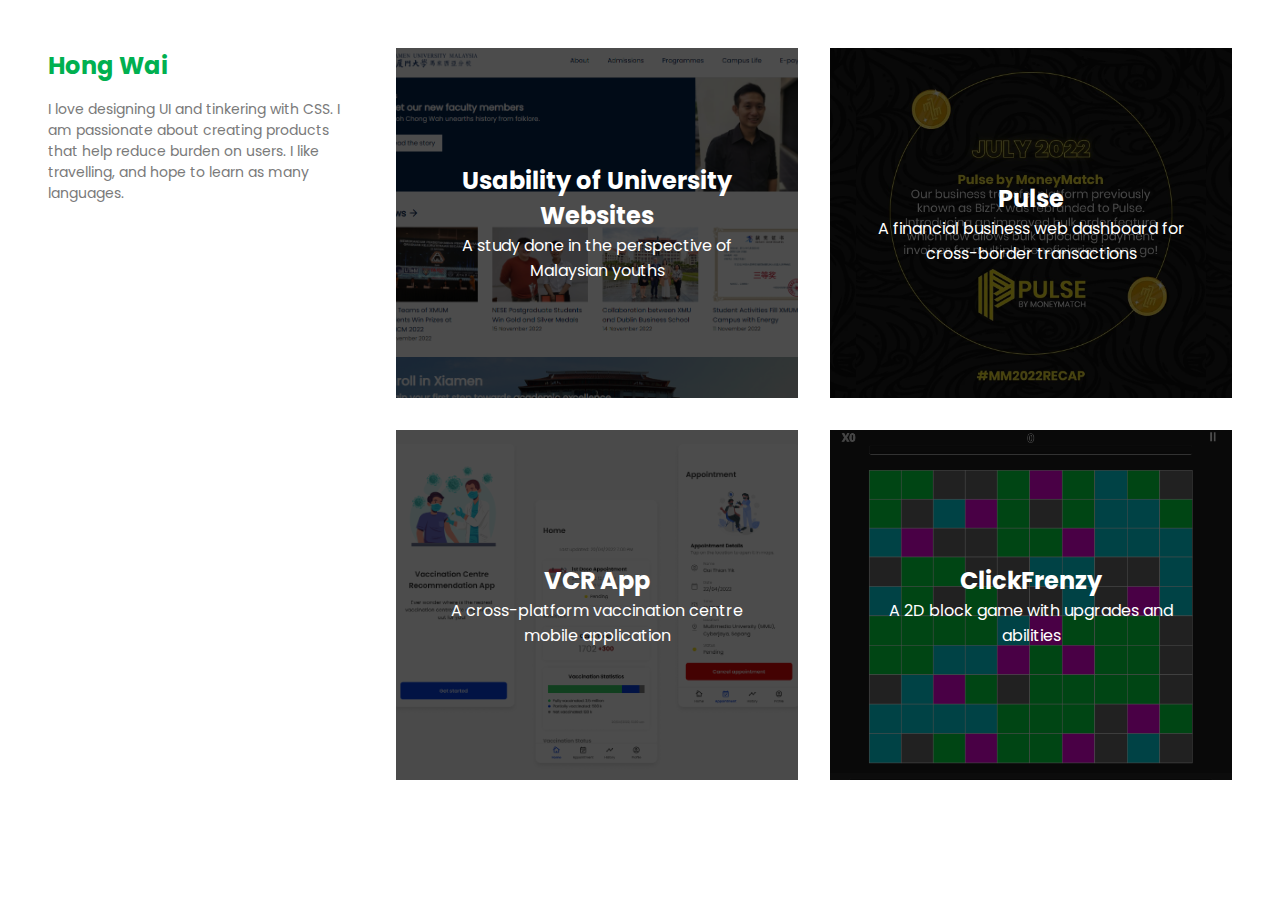
<file: index.html>
<!DOCTYPE html>

<html>
  <head>
    <title>Hong Wai's Portfolio</title>

    <link rel="preconnect" href="https://fonts.googleapis.com" />
    <link rel="preconnect" href="https://fonts.gstatic.com" crossorigin />
    <link
      href="https://fonts.googleapis.com/css2?family=Poppins&display=swap"
      rel="stylesheet"
    />

    <link
      rel="stylesheet"
      href="https://cdnjs.cloudflare.com/ajax/libs/font-awesome/6.2.1/css/all.min.css"
      integrity="sha512-MV7K8+y+gLIBoVD59lQIYicR65iaqukzvf/nwasF0nqhPay5w/9lJmVM2hMDcnK1OnMGCdVK+iQrJ7lzPJQd1w=="
      crossorigin="anonymous"
      referrerpolicy="no-referrer"
    />

    <link href="styles/global.css" rel="stylesheet" />
    <link href="styles/main.css" rel="stylesheet" />
  </head>
  <body>
    <main>
      <section class="greet">
        <div class="greet-intro">Hong Wai</div>
        <div class="greet-subtitle">
          I love designing UI and tinkering with CSS. I am passionate about
          creating products that help reduce burden on users. I like travelling,
          and hope to learn as many languages.
        </div>
        <div class="greet-links">
          <span>
            <a
              href="https://www.linkedin.com/in/lah-hong-wai-233041250/"
              target="_blank"
              ><i class="icon-size fa-brands fa-linkedin"></i
            ></a>
          </span>
          <span>
            <a href="#"><i class="icon-size fa-solid fa-file"></i></a>
          </span>
          <span>
            <a href="https://github.com/GalacticDrake" target="_blank"
              ><i class="icon-size fa-brands fa-github"></i
            ></a>
          </span>
        </div>
      </section>
      <section class="work">
        <div class="work-inner">
          <a href="./work/ux-usability-university.html">
            <div class="work-component">
              <div
                class="overlay vertical"
                style="background-image: url(src/images/uni-1.png)"
              ></div>
              <div class="content">
                <div class="work-title">Usability of University Websites</div>
                <div class="work-subtitle">
                  A study done in the perspective of Malaysian youths
                </div>
              </div>
            </div>
          </a>
        </div>
        <div class="work-inner">
          <a href="./work/ui-pulse.html">
            <div class="work-component">
              <div
                class="overlay vertical"
                style="background-image: url(src/images/main-2.jpg)"
              ></div>
              <div class="content">
                <div class="work-title">Pulse</div>
                <div class="work-subtitle">
                  A financial business web dashboard for cross-border
                  transactions
                </div>
              </div>
            </div>
          </a>
        </div>
        <div class="work-inner">
          <a href="./work/ui-vcr.html">
            <div class="work-component">
              <div
                class="overlay vertical"
                style="background-image: url(src/images/vcr-1.png)"
              ></div>
              <div class="content">
                <div class="work-title">VCR App</div>
                <div class="work-subtitle">
                  A cross-platform vaccination centre mobile application
                </div>
              </div>
            </div>
          </a>
        </div>
        <div class="work-inner">
          <a href="work/java-click-frenzy.html">
            <div class="work-component">
              <div
                class="overlay horizontal"
                style="background-image: url(src/images/main-4.png)"
              ></div>
              <div class="content">
                <div class="work-title">ClickFrenzy</div>
                <div class="work-subtitle">
                  A 2D block game with upgrades and abilities
                </div>
              </div>
            </div>
          </a>
        </div>
      </section>
    </main>
  </body>
</html>
</file>
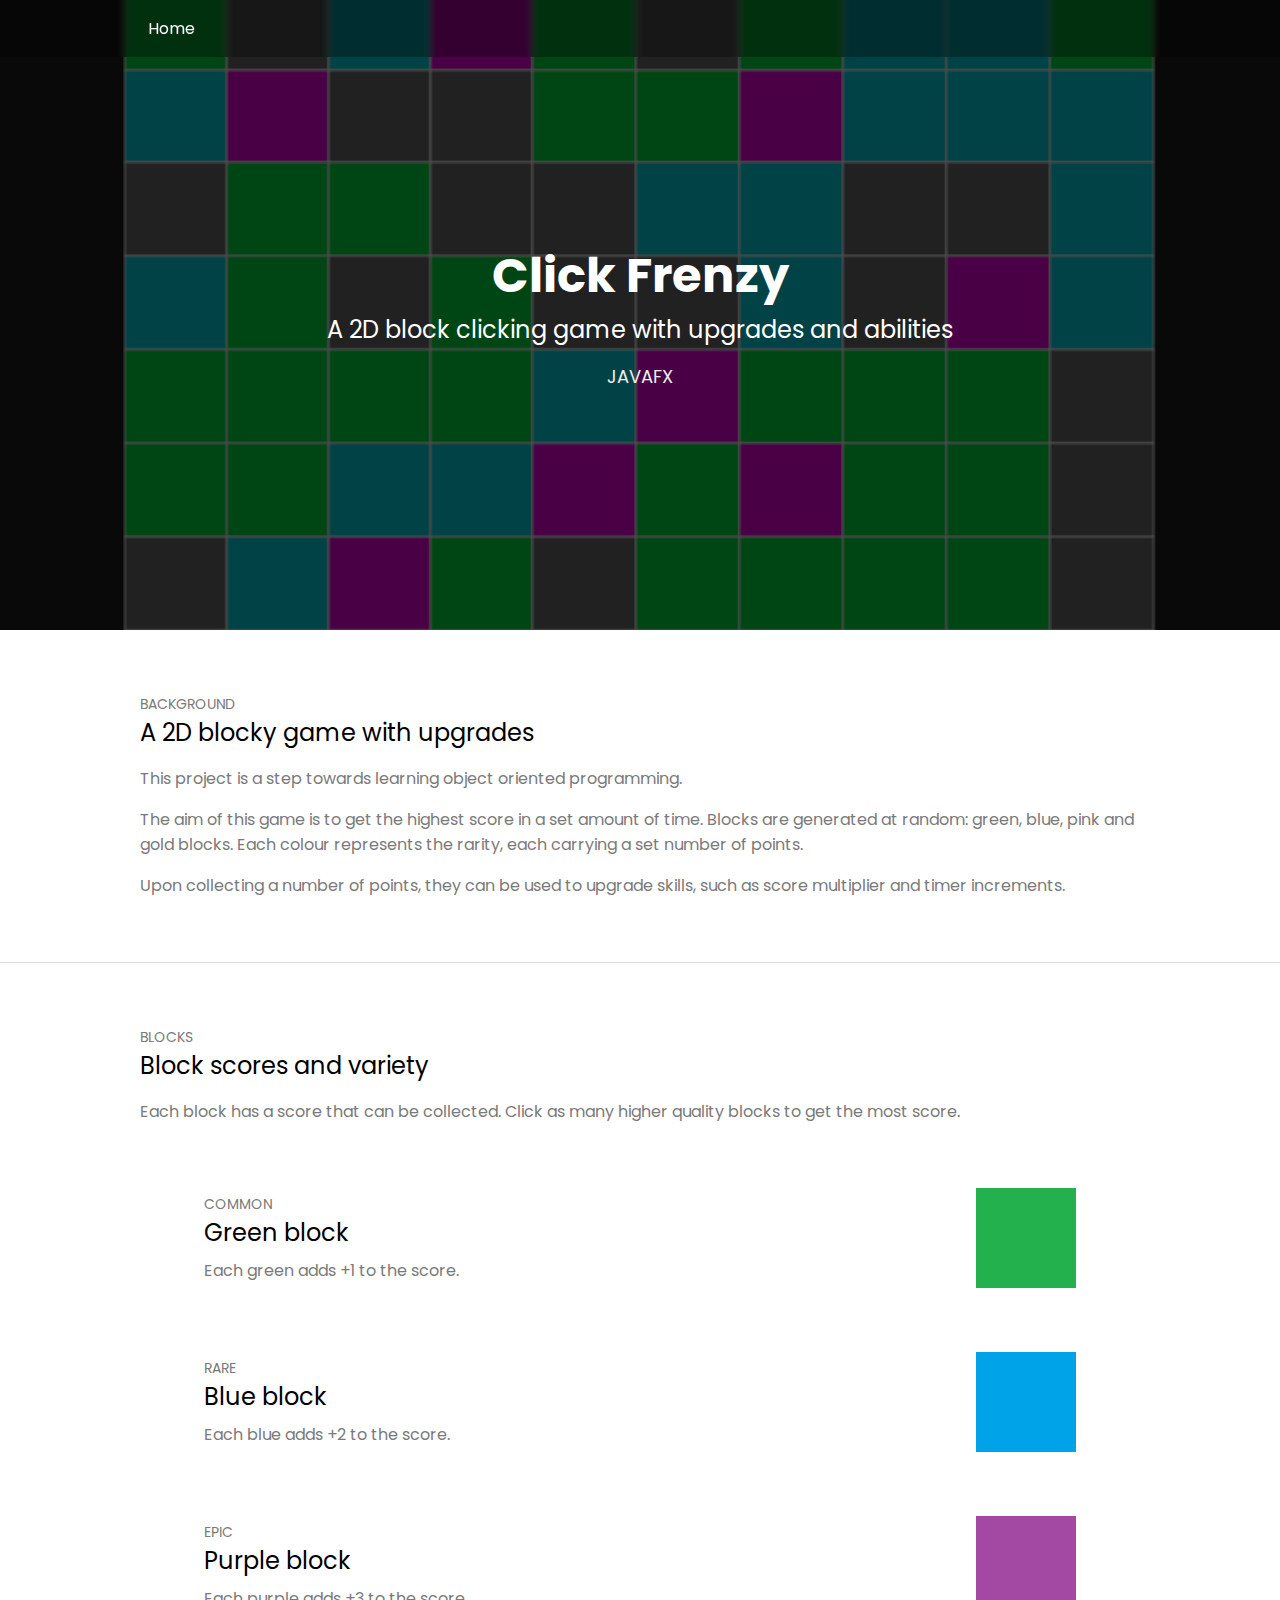
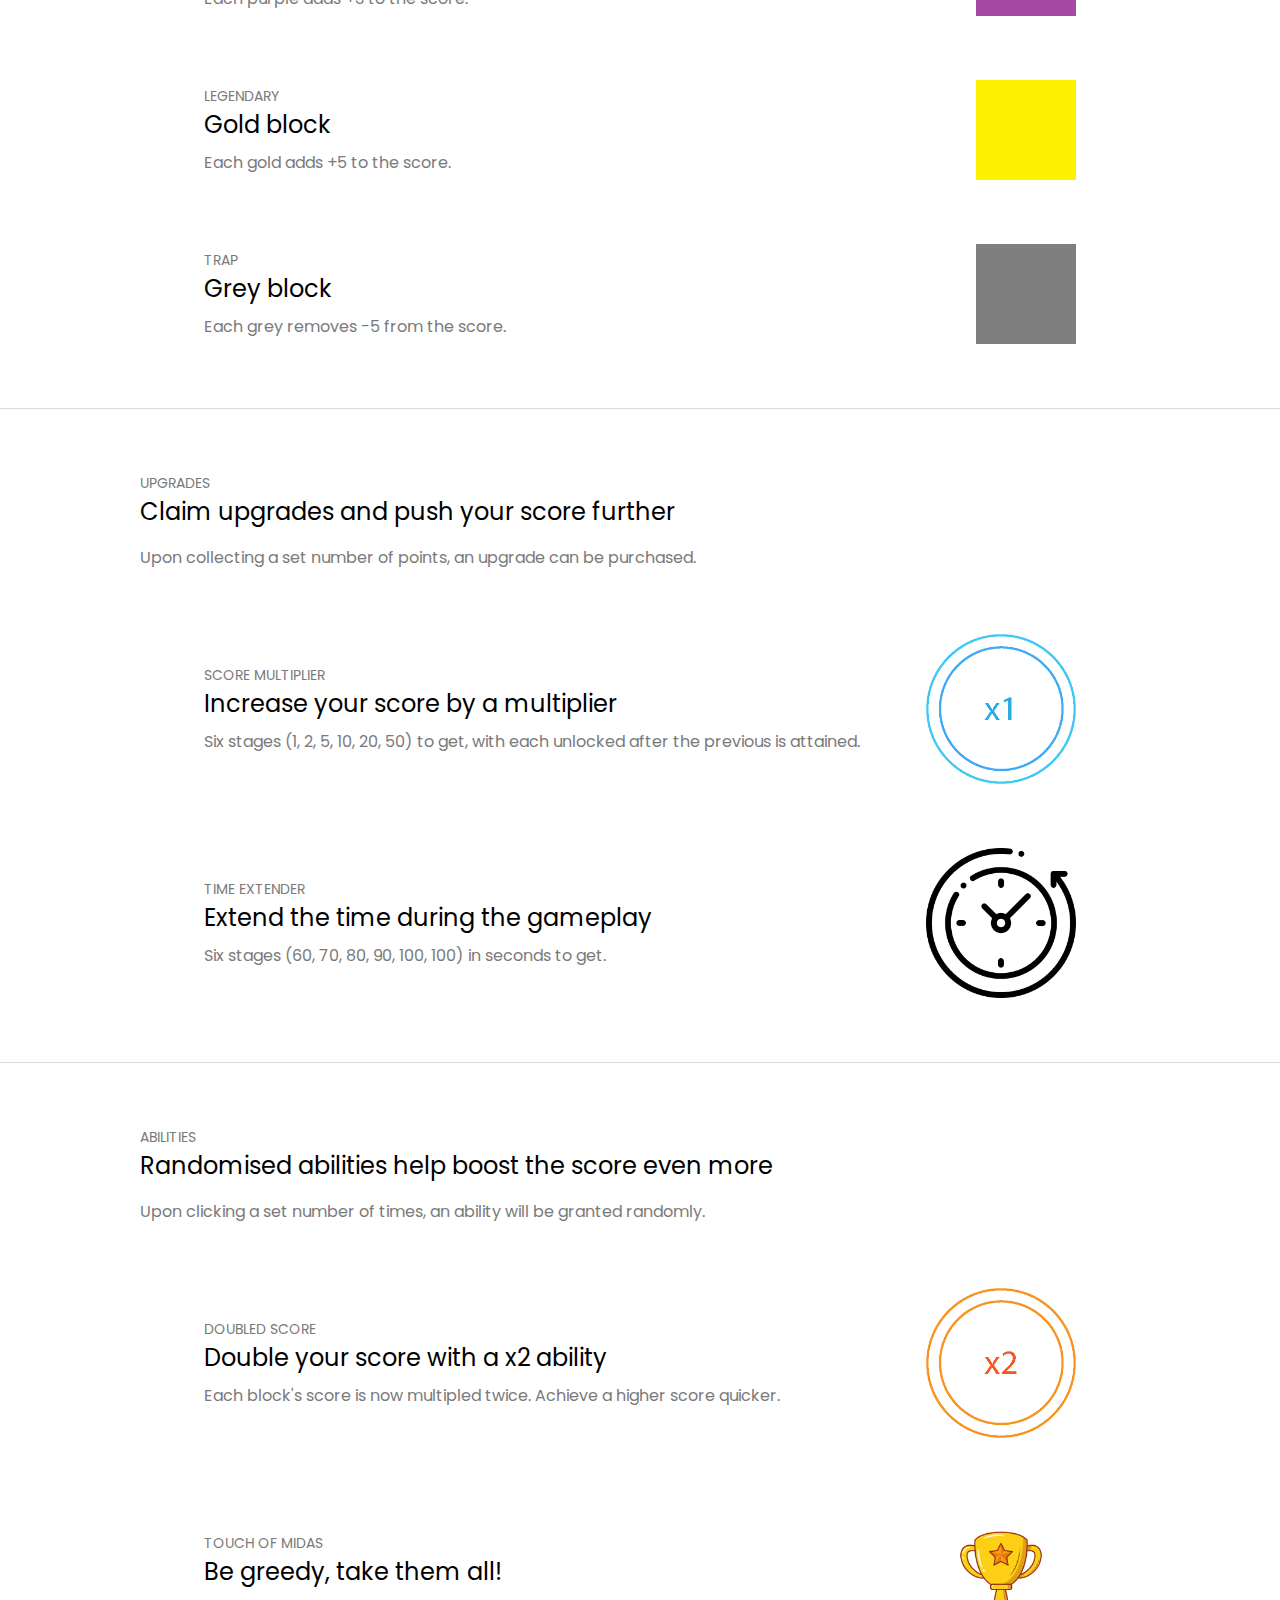
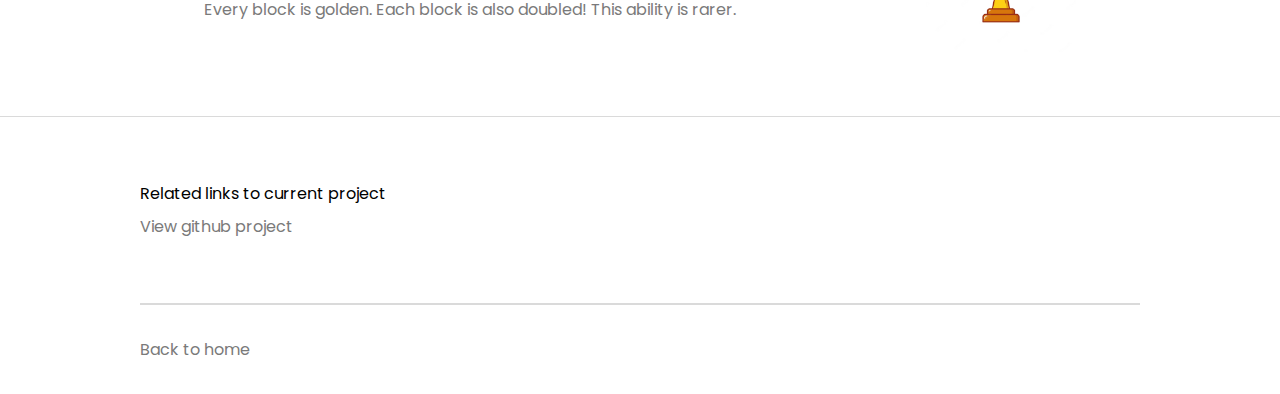
<file: work/java-click-frenzy.html>
<!DOCTYPE html>

<html>
  <head>
    <title>Hong Wai's Portfolio</title>

    <link rel="preconnect" href="https://fonts.googleapis.com" />
    <link rel="preconnect" href="https://fonts.gstatic.com" crossorigin />
    <link
      href="https://fonts.googleapis.com/css2?family=Poppins&display=swap"
      rel="stylesheet"
    />

    <link
      rel="stylesheet"
      href="https://cdnjs.cloudflare.com/ajax/libs/font-awesome/6.2.1/css/all.min.css"
      integrity="sha512-MV7K8+y+gLIBoVD59lQIYicR65iaqukzvf/nwasF0nqhPay5w/9lJmVM2hMDcnK1OnMGCdVK+iQrJ7lzPJQd1w=="
      crossorigin="anonymous"
      referrerpolicy="no-referrer"
    />

    <link href="../styles/global.css" rel="stylesheet" />
    <link href="../styles/work.css" rel="stylesheet" />
  </head>
  <body>
    <header>
      <div>
        <a href="../index.html" class="logo"
          ><i class="fa-solid fa-house"></i><span class="home">Home</span></a
        >
      </div>
    </header>
    <main>
      <section class="intro">
        <div
          class="overlay"
          style="background-image: url(../src/images/main-4.png)"
        ></div>
        <div class="content">
          <div class="intro-title">Click Frenzy</div>
          <div class="intro-subtitle">
            A 2D block clicking game with upgrades and abilities
          </div>
          <div class="intro-caption">JavaFX</div>
        </div>
      </section>

      <section class="work work-grey">
        <div class="work-component">
          <div class="work-inner">
            <div class="work-subtitle">Background</div>
            <div class="work-title">A 2D blocky game with upgrades</div>
            <div class="work-desc">
              This project is a step towards learning object oriented
              programming.
            </div>
            <div class="work-desc">
              The aim of this game is to get the highest score in a set amount
              of time. Blocks are generated at random: green, blue, pink and
              gold blocks. Each colour represents the rarity, each carrying a
              set number of points.
            </div>
            <div class="work-desc">
              Upon collecting a number of points, they can be used to upgrade
              skills, such as score multiplier and timer increments.
            </div>
          </div>
        </div>
      </section>
      <section class="work">
        <div class="work-component">
          <div class="work-inner">
            <div class="work-subtitle">Blocks</div>
            <div class="work-title">Block scores and variety</div>
            <div class="work-desc">
              Each block has a score that can be collected. Click as many higher
              quality blocks to get the most score.
            </div>
            <div class="card-container expanded">
              <div class="card">
                <div class="card-inner info">
                  <div class="card-subtitle">Common</div>
                  <div class="card-title">Green block</div>
                  <div class="card-desc">Each green adds +1 to the score.</div>
                </div>
                <div class="card-inner image">
                  <img
                    src="../src/images/java-1.png"
                    alt="green"
                    height="100"
                  />
                </div>
              </div>
              <div class="card">
                <div class="card-inner info">
                  <div class="card-subtitle">Rare</div>
                  <div class="card-title">Blue block</div>
                  <div class="card-desc">Each blue adds +2 to the score.</div>
                </div>
                <div class="card-inner image">
                  <img src="../src/images/java-2.png" alt="blue" height="100" />
                </div>
              </div>
              <div class="card">
                <div class="card-inner info">
                  <div class="card-subtitle">Epic</div>
                  <div class="card-title">Purple block</div>
                  <div class="card-desc">Each purple adds +3 to the score.</div>
                </div>
                <div class="card-inner image">
                  <img
                    src="../src/images/java-3.png"
                    alt="purple"
                    height="100"
                  />
                </div>
              </div>
              <div class="card">
                <div class="card-inner info">
                  <div class="card-subtitle">Legendary</div>
                  <div class="card-title">Gold block</div>
                  <div class="card-desc">Each gold adds +5 to the score.</div>
                </div>
                <div class="card-inner image">
                  <img src="../src/images/java-4.png" alt="gold" height="100" />
                </div>
              </div>
              <div class="card">
                <div class="card-inner info">
                  <div class="card-subtitle">Trap</div>
                  <div class="card-title">Grey block</div>
                  <div class="card-desc">
                    Each grey removes -5 from the score.
                  </div>
                </div>
                <div class="card-inner image">
                  <img src="../src/images/java-5.png" alt="grey" height="100" />
                </div>
              </div>
            </div>
          </div>
        </div>
      </section>
      <section class="work">
        <div class="work-component">
          <div class="work-inner">
            <div class="work-subtitle">Upgrades</div>
            <div class="work-title">
              Claim upgrades and push your score further
            </div>
            <div class="work-desc">
              Upon collecting a set number of points, an upgrade can be
              purchased.
            </div>
            <div class="card-container expanded">
              <div class="card">
                <div class="card-inner info">
                  <div class="card-subtitle">Score Multiplier</div>
                  <div class="card-title">
                    Increase your score by a multiplier
                  </div>
                  <div class="card-desc">
                    Six stages (1, 2, 5, 10, 20, 50) to get, with each unlocked
                    after the previous is attained.
                  </div>
                </div>
                <div class="card-inner image">
                  <img
                    src="../src/images/java-6.png"
                    alt="score multiplier"
                    height="150"
                  />
                </div>
              </div>
              <div class="card">
                <div class="card-inner info">
                  <div class="card-subtitle">Time Extender</div>
                  <div class="card-title">
                    Extend the time during the gameplay
                  </div>
                  <div class="card-desc">
                    Six stages (60, 70, 80, 90, 100, 100) in seconds to get.
                  </div>
                </div>
                <div class="card-inner image">
                  <img
                    src="../src/images/java-7.png"
                    alt="time extender"
                    height="150"
                  />
                </div>
              </div>
            </div>
          </div>
        </div>
      </section>
      <section class="work">
        <div class="work-component">
          <div class="work-inner">
            <div class="work-subtitle">Abilities</div>
            <div class="work-title">
              Randomised abilities help boost the score even more
            </div>
            <div class="work-desc">
              Upon clicking a set number of times, an ability will be granted
              randomly.
            </div>
            <div class="card-container expanded">
              <div class="card">
                <div class="card-inner info">
                  <div class="card-subtitle">Doubled Score</div>
                  <div class="card-title">
                    Double your score with a x2 ability
                  </div>
                  <div class="card-desc">
                    Each block's score is now multipled twice. Achieve a higher
                    score quicker.
                  </div>
                </div>
                <div class="card-inner image">
                  <img
                    src="../src/images/java-8.png"
                    alt="score multiplier"
                    height="150"
                  />
                </div>
              </div>
              <div class="card">
                <div class="card-inner info">
                  <div class="card-subtitle">Touch of Midas</div>
                  <div class="card-title">Be greedy, take them all!</div>
                  <div class="card-desc">
                    Every block is golden. Each block is also doubled! This
                    ability is rarer.
                  </div>
                </div>
                <div class="card-inner image">
                  <img
                    src="../src/images/java-9.png"
                    alt="time extender"
                    height="150"
                  />
                </div>
              </div>
            </div>
          </div>
        </div>
      </section>
      <section class="project-links">
        <div class="link-label">Related links to current project</div>
        <div class="link">
          <a href="https://github.com/GalacticDrake/ClickFrenzy"
            >View github project</a
          >
        </div>
      </section>
    </main>
    <footer>
      <div class="footer-label">
        <a href="../index.html" class="logo"><span>Back to home</span></a>
      </div>
      <div class="footer-links">
        <span>
          <a
            href="https://www.linkedin.com/in/lah-hong-wai-233041250/"
            target="_blank"
            ><i class="icon-size fa-brands fa-linkedin"></i
          ></a>
        </span>
        <span>
          <a href="#"><i class="icon-size fa-solid fa-file"></i></a>
        </span>
        <span>
          <a href="https://github.com/GalacticDrake" target="_blank"
            ><i class="icon-size fa-brands fa-github"></i
          ></a>
        </span>
      </div>
    </footer>
  </body>
</html>
</file>
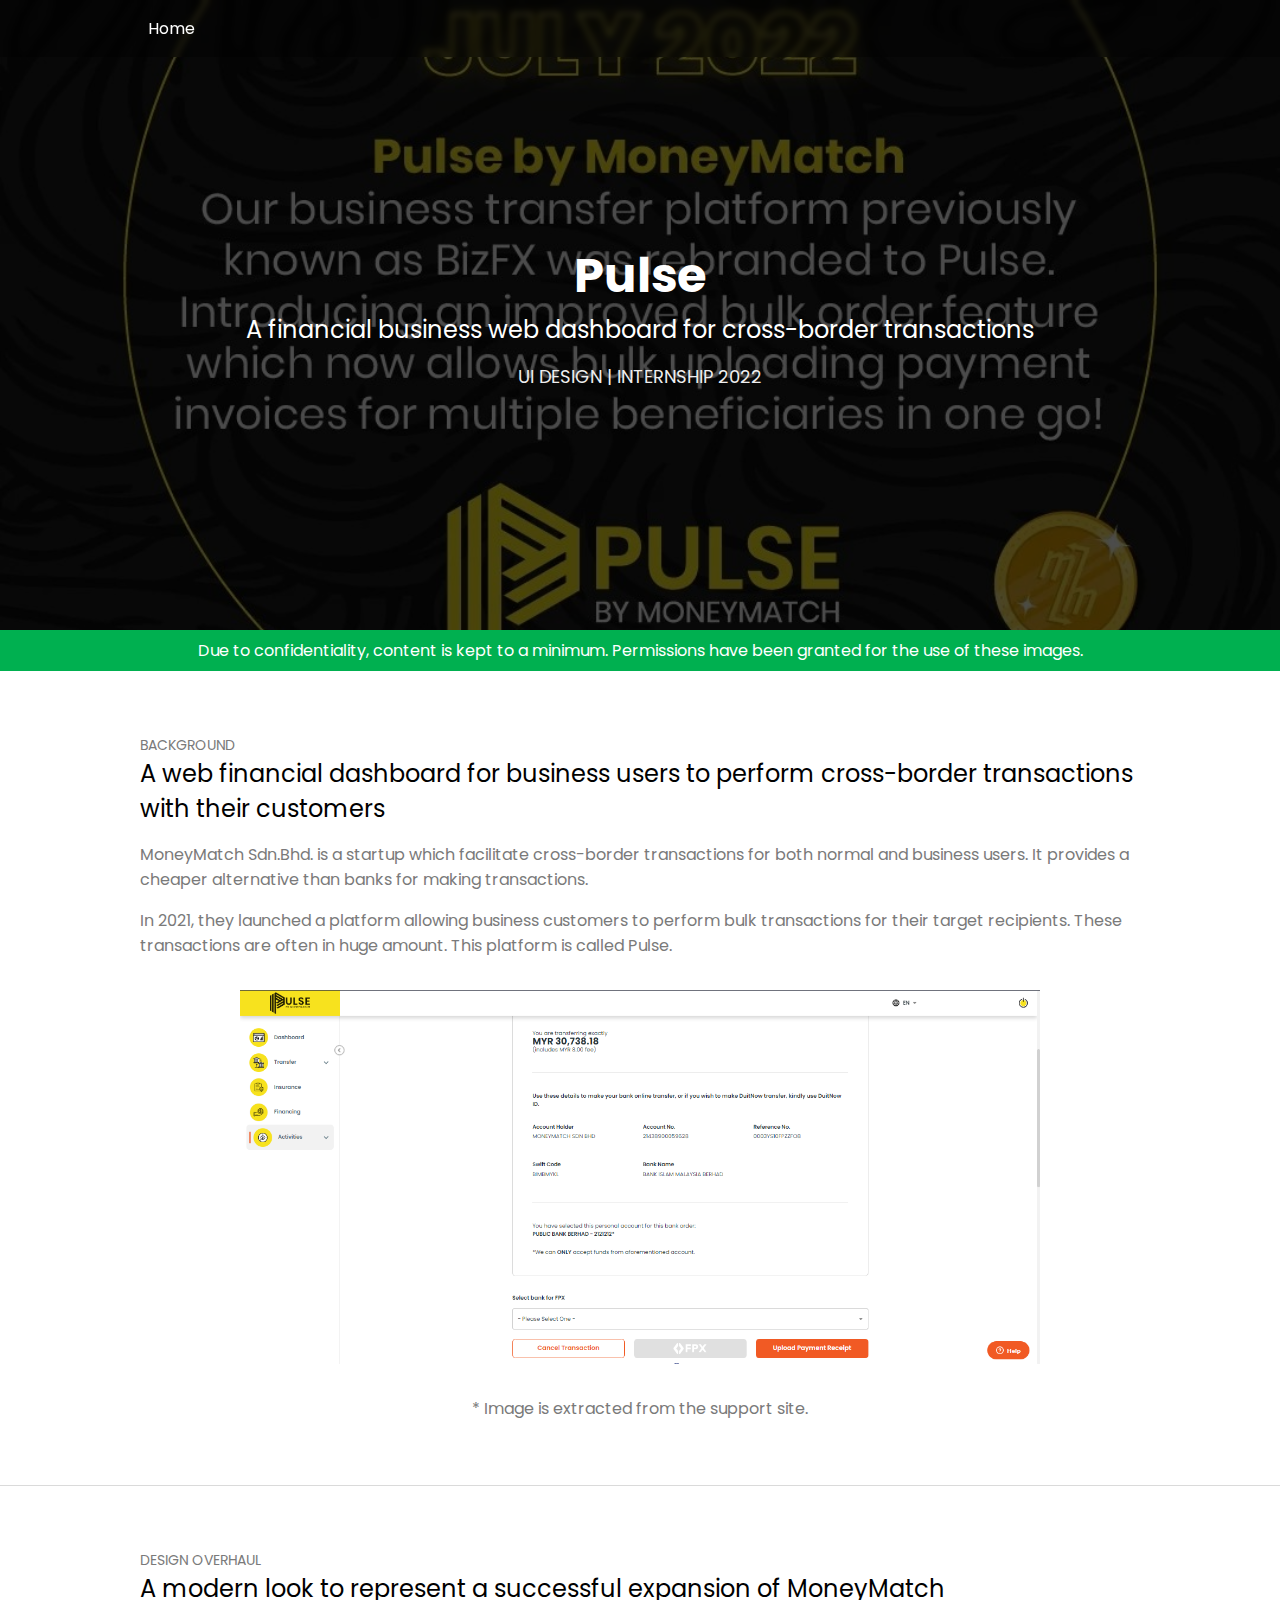
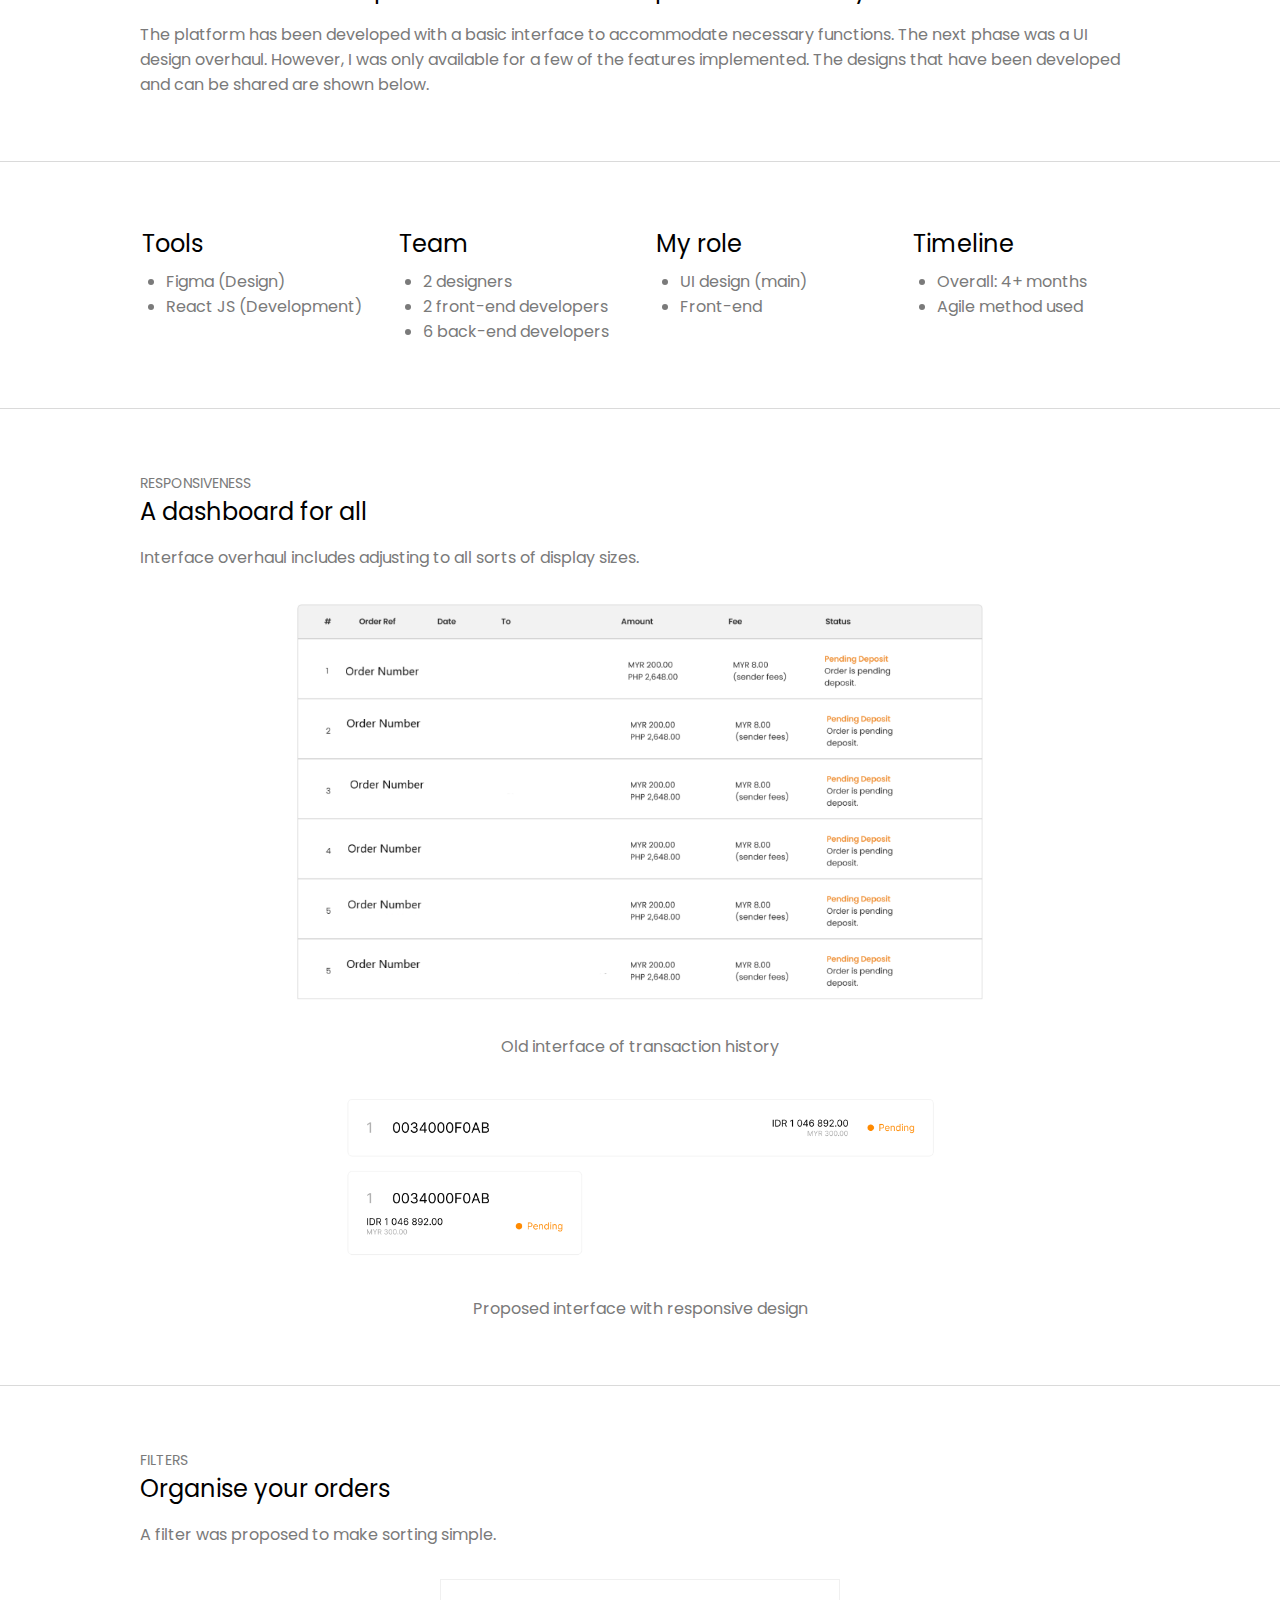
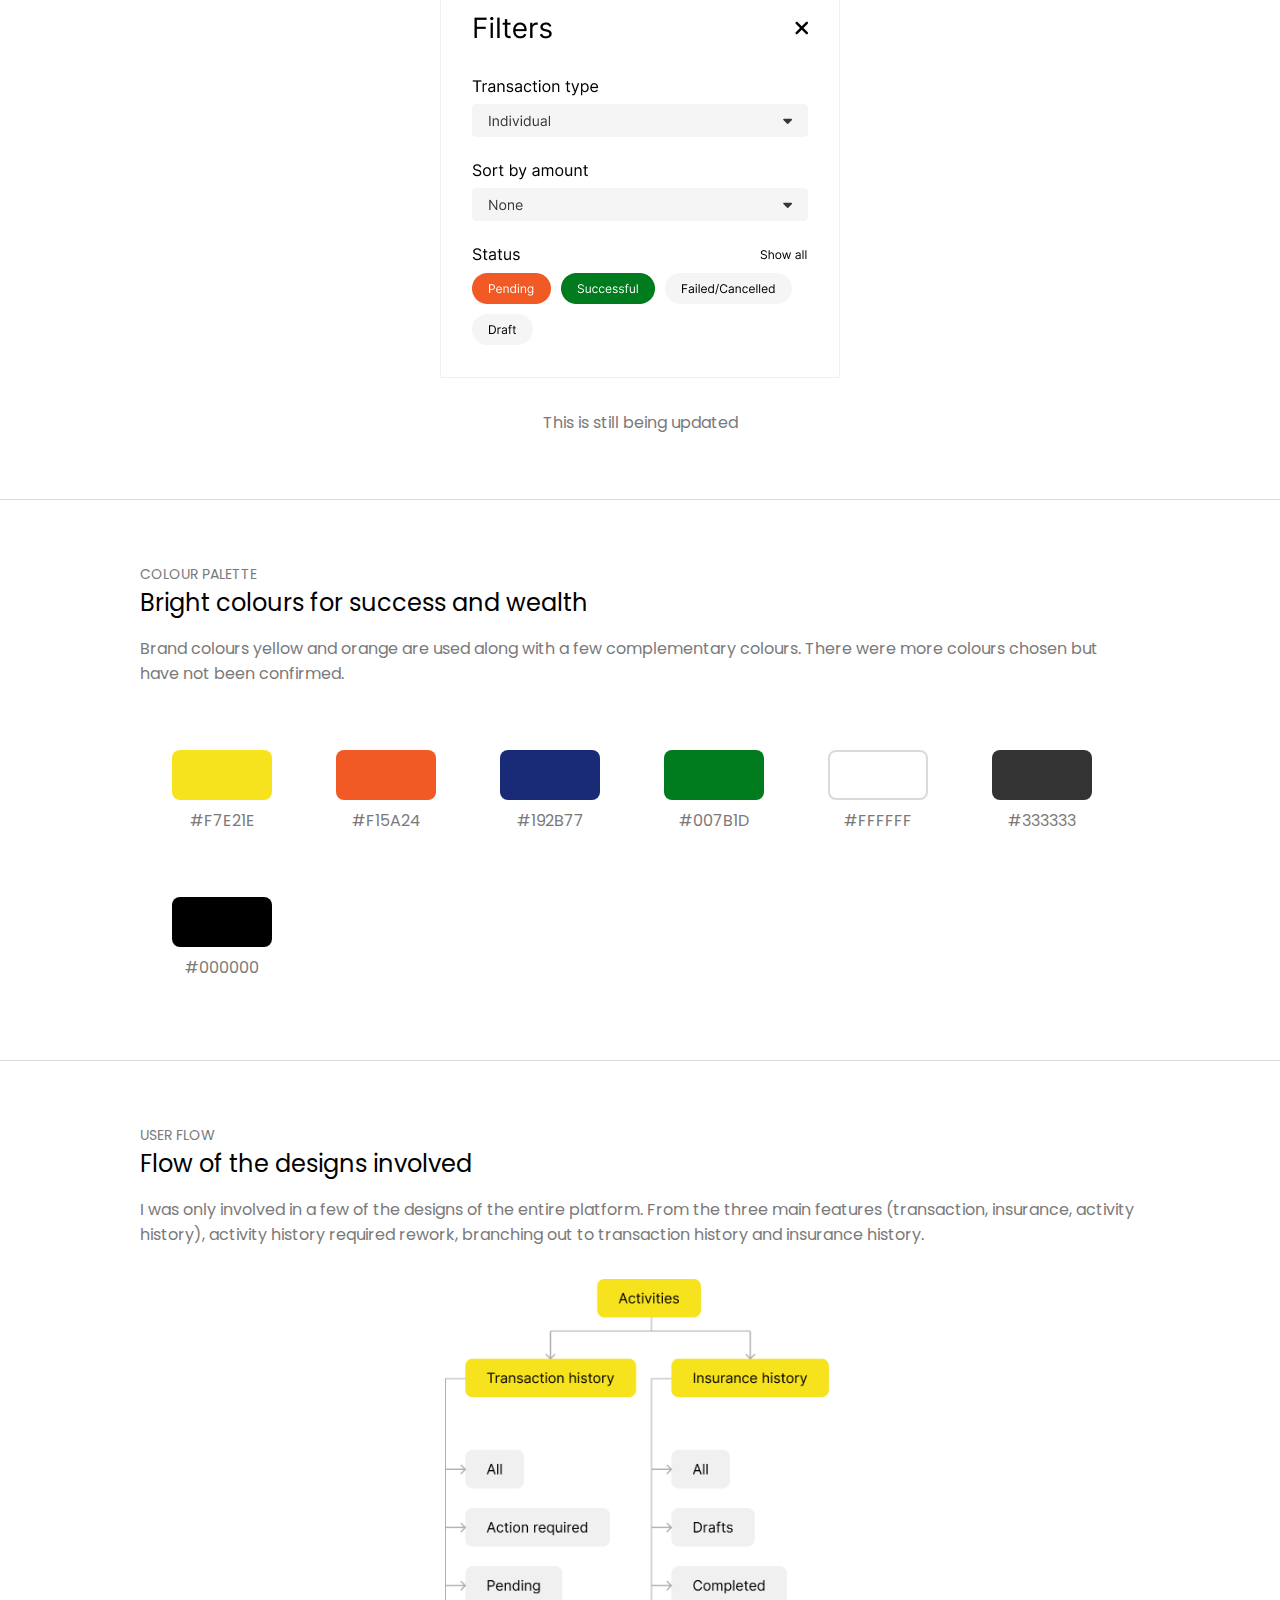
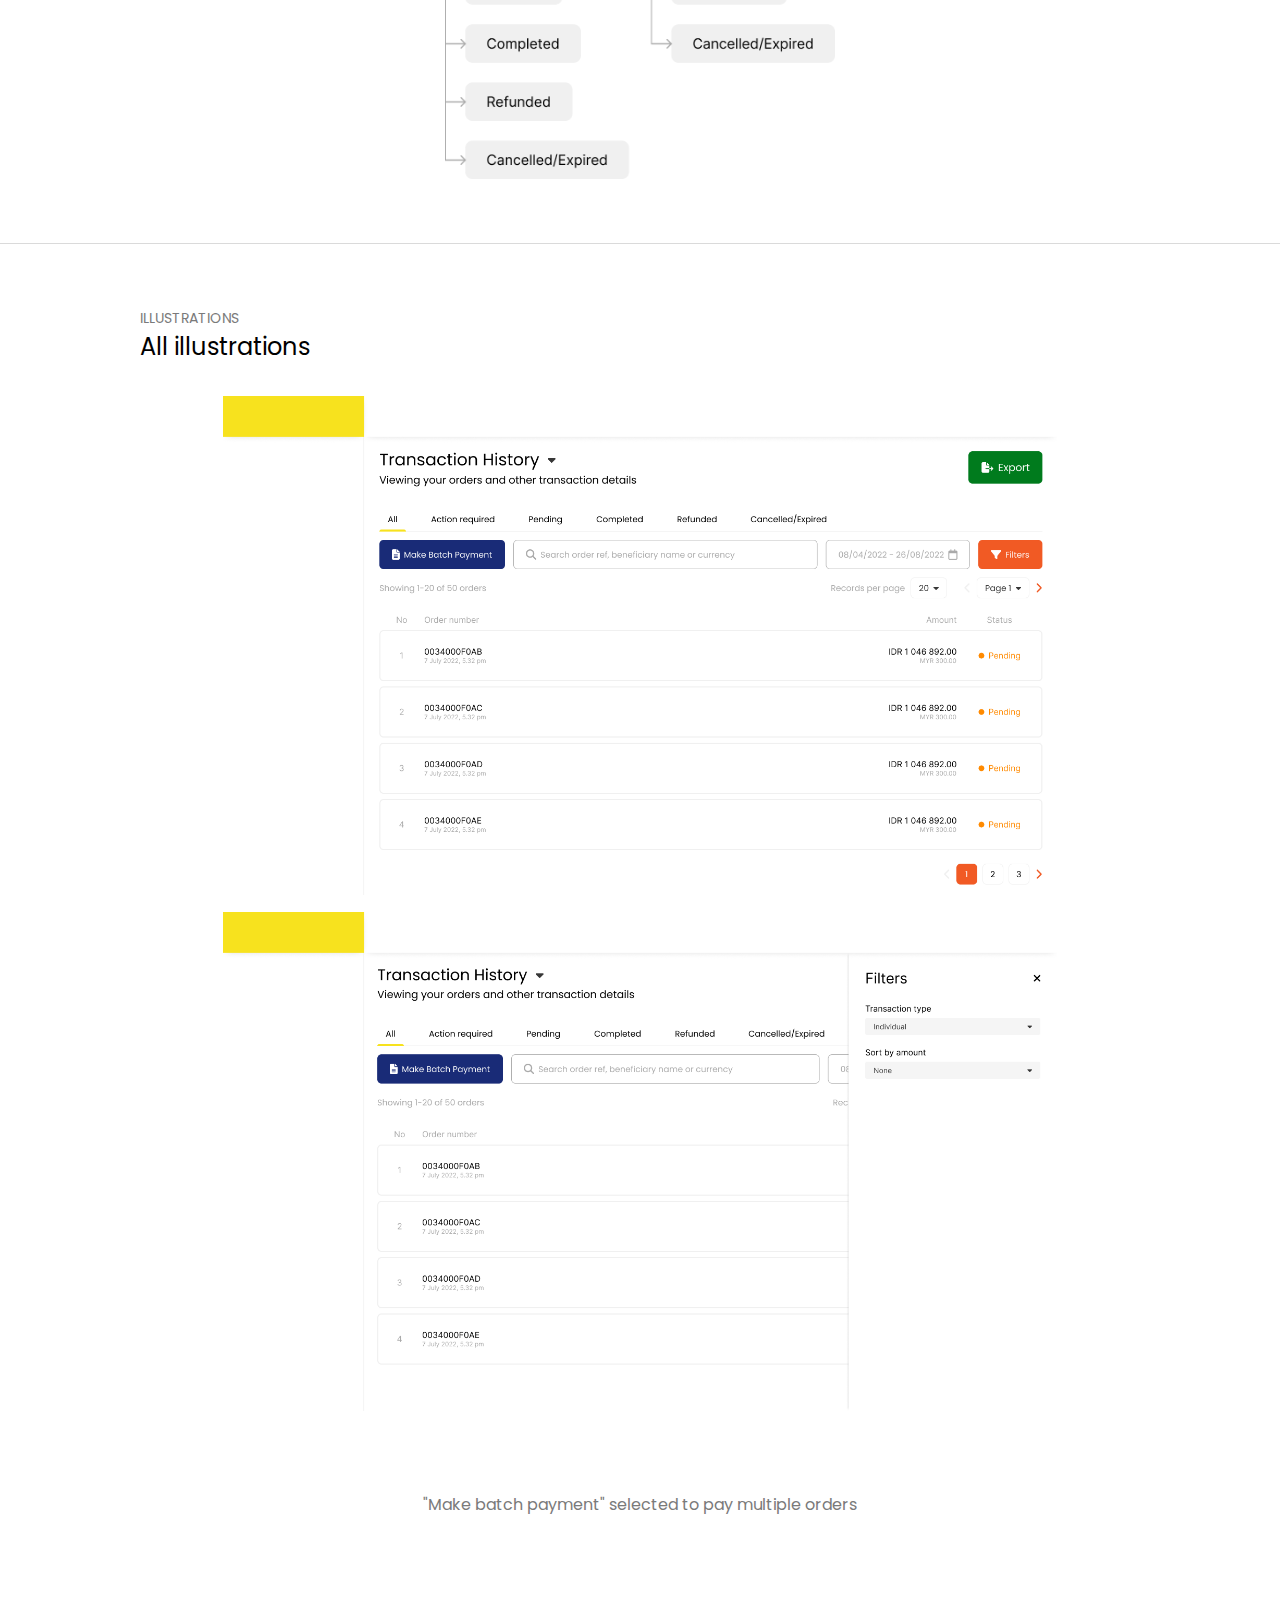
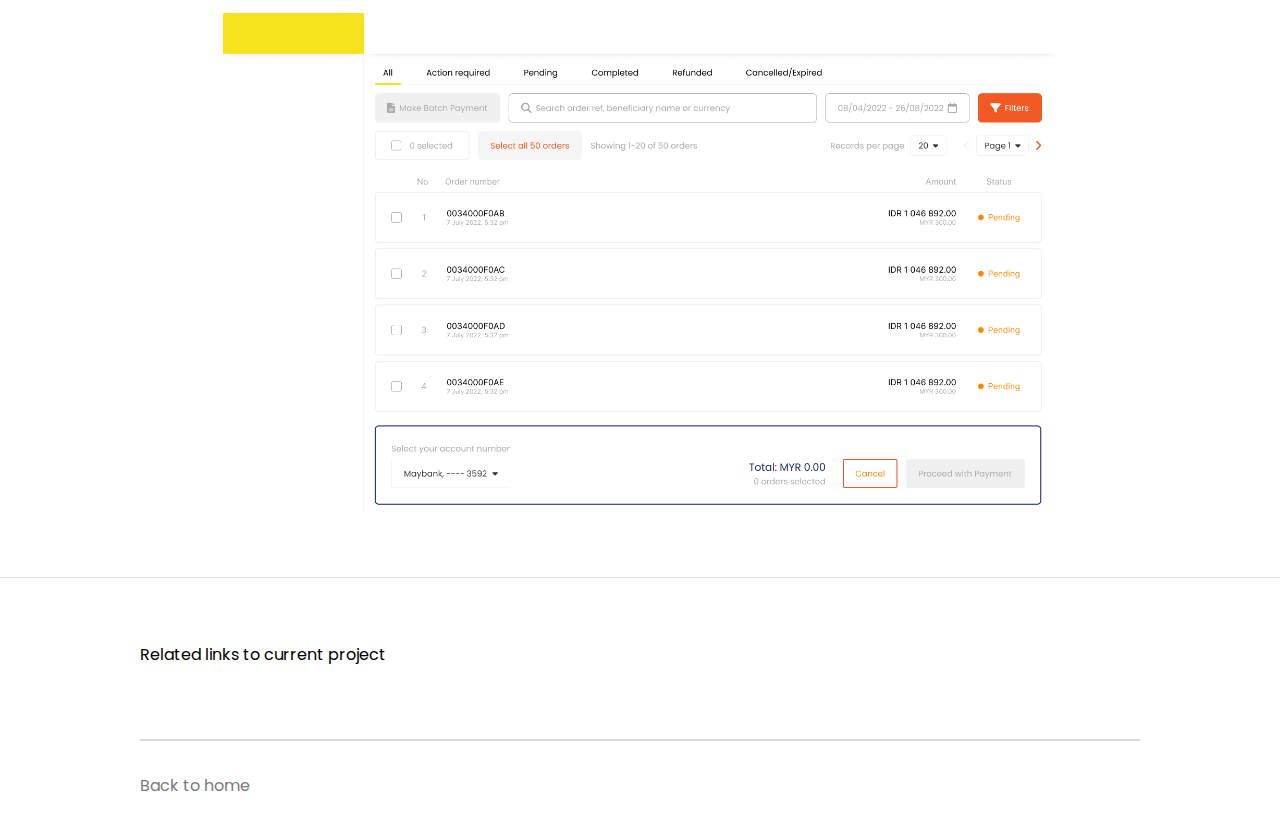
<file: work/ui-pulse.html>
<!DOCTYPE html>

<html>
  <head>
    <title>Pulse</title>

    <link rel="preconnect" href="https://fonts.googleapis.com" />
    <link rel="preconnect" href="https://fonts.gstatic.com" crossorigin />
    <link
      href="https://fonts.googleapis.com/css2?family=Poppins&display=swap"
      rel="stylesheet"
    />

    <link
      rel="stylesheet"
      href="https://cdnjs.cloudflare.com/ajax/libs/font-awesome/6.2.1/css/all.min.css"
      integrity="sha512-MV7K8+y+gLIBoVD59lQIYicR65iaqukzvf/nwasF0nqhPay5w/9lJmVM2hMDcnK1OnMGCdVK+iQrJ7lzPJQd1w=="
      crossorigin="anonymous"
      referrerpolicy="no-referrer"
    />

    <link href="../styles/global.css" rel="stylesheet" />
    <link href="../styles/work.css" rel="stylesheet" />
  </head>
  <body>
    <header>
      <div>
        <a href="../index.html" class="logo"
          ><i class="fa-solid fa-house"></i><span class="home">Home</span></a
        >
      </div>
    </header>
    <main>
      <section class="intro">
        <div
          class="overlay"
          style="background-image: url(../src/images/main-2.jpg)"
        ></div>
        <div class="content">
          <div class="intro-title">Pulse</div>
          <div class="intro-subtitle">
            A financial business web dashboard for cross-border transactions
          </div>
          <div class="intro-caption">UI Design | Internship 2022</div>
        </div>
      </section>
      <section class="alert">
        <div class="alert-inner">
          Due to confidentiality, content is kept to a minimum. Permissions have
          been granted for the use of these images.
        </div>
      </section>
      <section class="work">
        <div class="work-component">
          <div class="work-inner">
            <div class="work-subtitle">Background</div>
            <div class="work-title">
              A web financial dashboard for business users to perform
              cross-border transactions with their customers
            </div>
            <div class="work-desc">
              MoneyMatch Sdn.Bhd. is a startup which facilitate cross-border
              transactions for both normal and business users. It provides a
              cheaper alternative than banks for making transactions.
            </div>
            <div class="work-desc">
              In 2021, they launched a platform allowing business customers to
              perform bulk transactions for their target recipients. These
              transactions are often in huge amount. This platform is called
              Pulse.
            </div>
            <div class="img-comp">
              <img
                src="../src/images/pulse-1.png"
                alt="pulse-overview"
                width="800"
              />
              <div class="work-desc">
                * Image is extracted from the support site.
              </div>
            </div>
          </div>
        </div>
      </section>
      <section class="work">
        <div class="work-component">
          <div class="work-inner">
            <div class="work-subtitle">Design Overhaul</div>
            <div class="work-title">
              A modern look to represent a successful expansion of MoneyMatch
            </div>
            <div class="work-desc">
              The platform has been developed with a basic interface to
              accommodate necessary functions. The next phase was a UI design
              overhaul. However, I was only available for a few of the features
              implemented. The designs that have been developed and can be
              shared are shown below.
            </div>
          </div>
        </div>
      </section>
      <section class="work">
        <div class="card-row-container">
          <div class="card">
            <div class="card-title">Tools</div>
            <div class="card-body">
              <ul>
                <li>Figma (Design)</li>
                <li>React JS (Development)</li>
              </ul>
            </div>
          </div>
          <div class="card">
            <div class="card-title">Team</div>
            <div class="card-body">
              <ul>
                <li>2 designers</li>
                <li>2 front-end developers</li>
                <li>6 back-end developers</li>
              </ul>
            </div>
          </div>
          <div class="card">
            <div class="card-title">My role</div>
            <div class="card-body">
              <ul>
                <li>UI design (main)</li>
                <li>Front-end</li>
              </ul>
            </div>
          </div>
          <div class="card">
            <div class="card-title">Timeline</div>
            <div class="card-body">
              <ul>
                <li>Overall: 4+ months</li>
                <li>Agile method used</li>
              </ul>
            </div>
          </div>
        </div>
      </section>
      <section class="work">
        <div class="work-component">
          <div class="work-inner">
            <div class="work-subtitle">Responsiveness</div>
            <div class="work-title">A dashboard for all</div>
            <div class="work-desc">
              Interface overhaul includes adjusting to all sorts of display
              sizes.
            </div>
            <div class="img-comp">
              <img
                src="../src/images/pulse-2.png"
                alt="pulse-overview"
                height="400"
              />
              <div class="work-desc desc-center">
                Old interface of transaction history
              </div>
            </div>
            <div class="img-comp">
              <img
                src="../src/images/pulse-2-1.png"
                alt="pulse-overview"
                width="600"
              />
              <div class="work-desc desc-center">
                Proposed interface with responsive design
              </div>
            </div>
          </div>
        </div>
      </section>
      <section class="work">
        <div class="work-component">
          <div class="work-inner">
            <div class="work-subtitle">Filters</div>
            <div class="work-title">Organise your orders</div>
            <div class="work-desc">
              A filter was proposed to make sorting simple.
            </div>
            <div class="img-comp">
              <img src="../src/images/pulse-3.png" alt="pulse-sort" />
              <div class="work-desc">This is still being updated</div>
            </div>
          </div>
        </div>
      </section>
      <section class="work">
        <div class="work-component">
          <div class="work-inner">
            <div class="work-subtitle">Colour Palette</div>
            <div class="work-title">Bright colours for success and wealth</div>
            <div class="work-desc">
              Brand colours yellow and orange are used along with a few
              complementary colours. There were more colours chosen but have not
              been confirmed.
            </div>
          </div>
          <div class="palette">
            <div class="colour">
              <div class="colour-box" style="background-color: #f7e21e"></div>
              <div class="colour-info">#F7E21E</div>
            </div>
            <div class="colour">
              <div class="colour-box" style="background-color: #f15a24"></div>
              <div class="colour-info">#F15A24</div>
            </div>
            <div class="colour">
              <div class="colour-box" style="background-color: #192b77"></div>
              <div class="colour-info">#192B77</div>
            </div>
            <div class="colour">
              <div class="colour-box" style="background-color: #007b1d"></div>
              <div class="colour-info">#007B1D</div>
            </div>
            <div class="colour">
              <div
                class="colour-box"
                style="background-color: #fff; border: solid 2px #dadada"
              ></div>
              <div class="colour-info">#FFFFFF</div>
            </div>
            <div class="colour">
              <div class="colour-box" style="background-color: #333333"></div>
              <div class="colour-info">#333333</div>
            </div>
            <div class="colour">
              <div class="colour-box" style="background-color: #000000"></div>
              <div class="colour-info">#000000</div>
            </div>
          </div>
        </div>
      </section>
      <section class="work">
        <div class="work-component">
          <div class="work-inner">
            <div class="work-subtitle">User flow</div>
            <div class="work-title">Flow of the designs involved</div>
            <div class="work-desc">
              I was only involved in a few of the designs of the entire
              platform. From the three main features (transaction, insurance,
              activity history), activity history required rework, branching out
              to transaction history and insurance history.
            </div>
          </div>
          <div class="img-comp">
            <img
              src="../src/images/pulse-4.png"
              alt="pulse-user-flow"
              height="500"
            />
          </div>
        </div>
      </section>
      <section class="work">
        <div class="work-component">
          <div class="work-inner">
            <div class="work-subtitle">Illustrations</div>
            <div class="work-title">All illustrations</div>
          </div>
          <div class="img-comp">
            <img
              src="../src/images/pulse-5.png"
              alt="pulse-activity-main"
              height="500"
            />
            <img
              src="../src/images/pulse-5-1.png"
              alt="pulse-activity-main-filter"
              height="500"
            />
          </div>
        </div>
        <div class="work-desc" style="text-align: center">
          "Make batch payment" selected to pay multiple orders
        </div>
        <div class="img-comp">
          <img
            src="../src/images/pulse-5-2.png"
            alt="pulse-activity-batch"
            height="500"
          />
        </div>
      </section>
      <section class="project-links">
        <div class="link-label">Related links to current project</div>
      </section>
    </main>
    <footer>
      <div class="footer-label">
        <a href="../index.html" class="logo"><span>Back to home</span></a>
      </div>
      <div class="footer-links">
        <span>
          <a
            href="https://www.linkedin.com/in/lah-hong-wai-233041250/"
            target="_blank"
            ><i class="icon-size fa-brands fa-linkedin"></i
          ></a>
        </span>
        <span>
          <a href="#"><i class="icon-size fa-solid fa-file"></i></a>
        </span>
        <span>
          <a href="https://github.com/GalacticDrake" target="_blank"
            ><i class="icon-size fa-brands fa-github"></i
          ></a>
        </span>
      </div>
    </footer>
  </body>
</html>
</file>
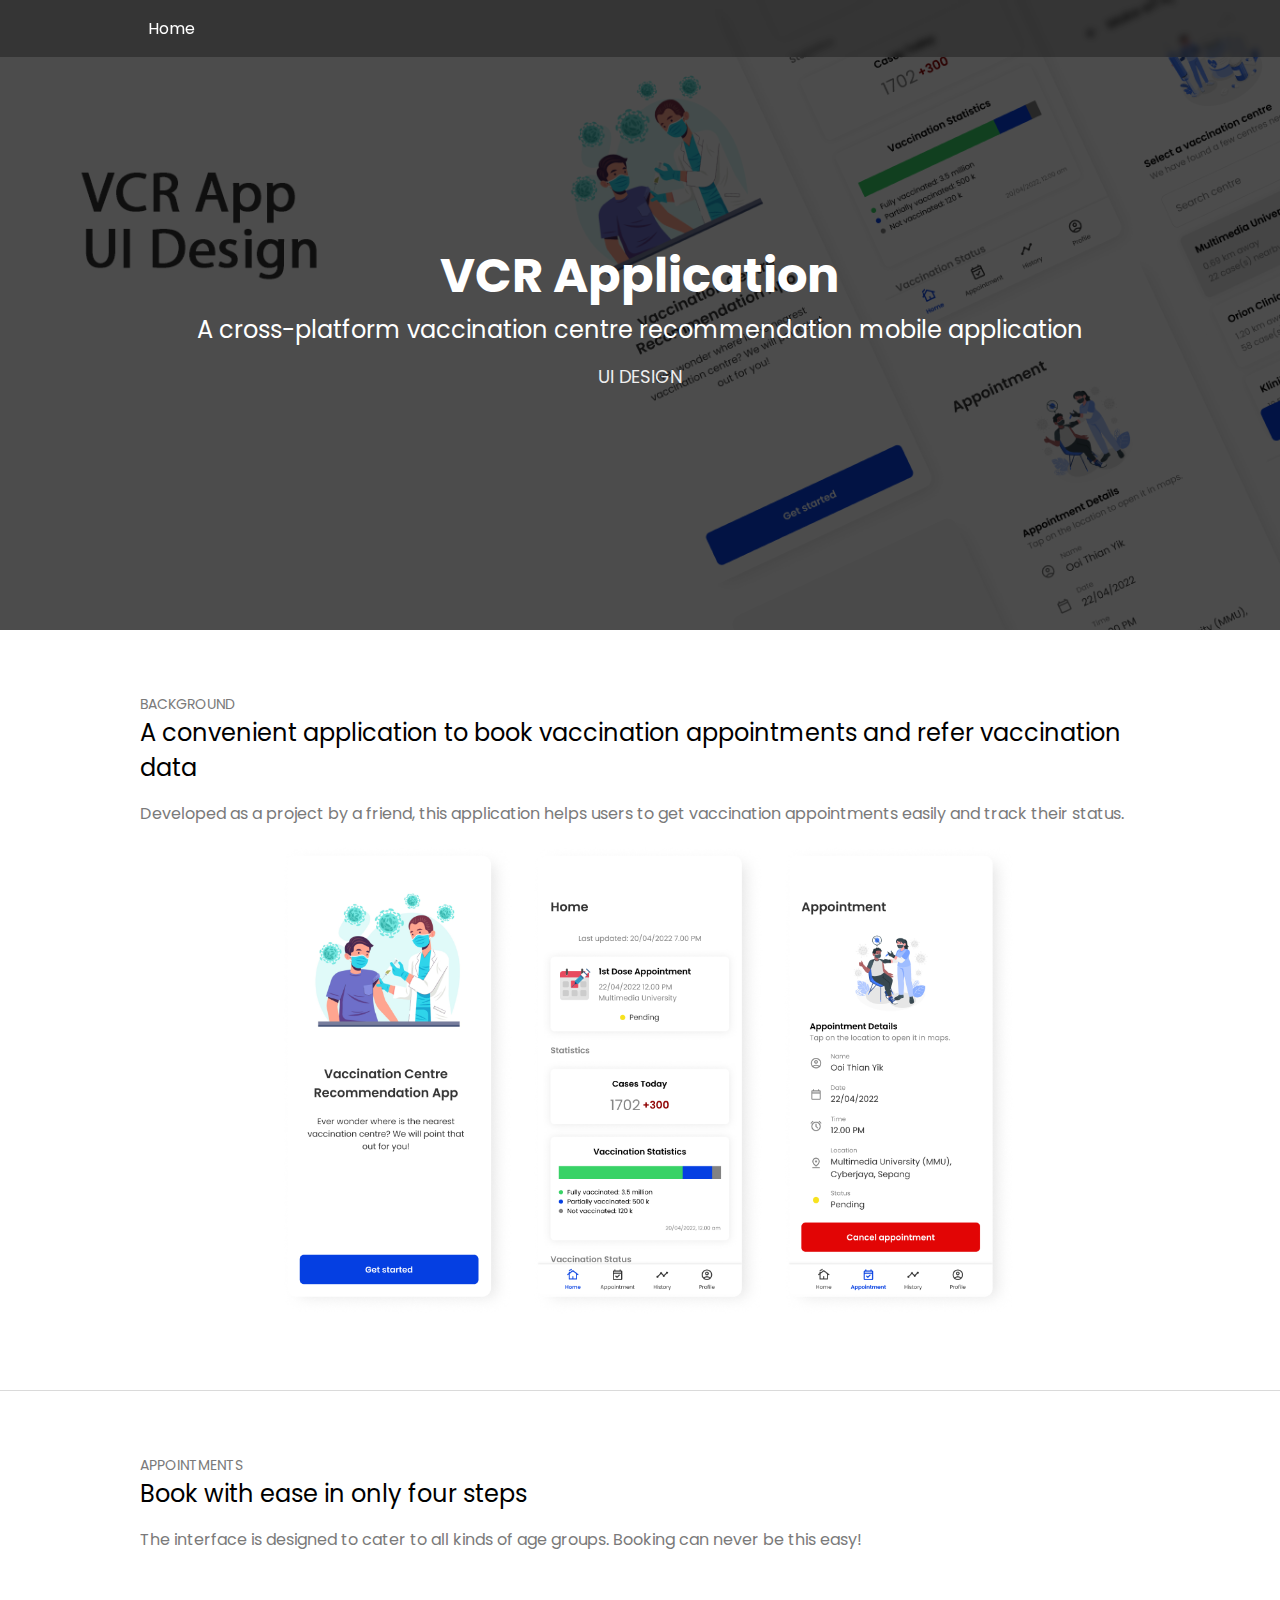
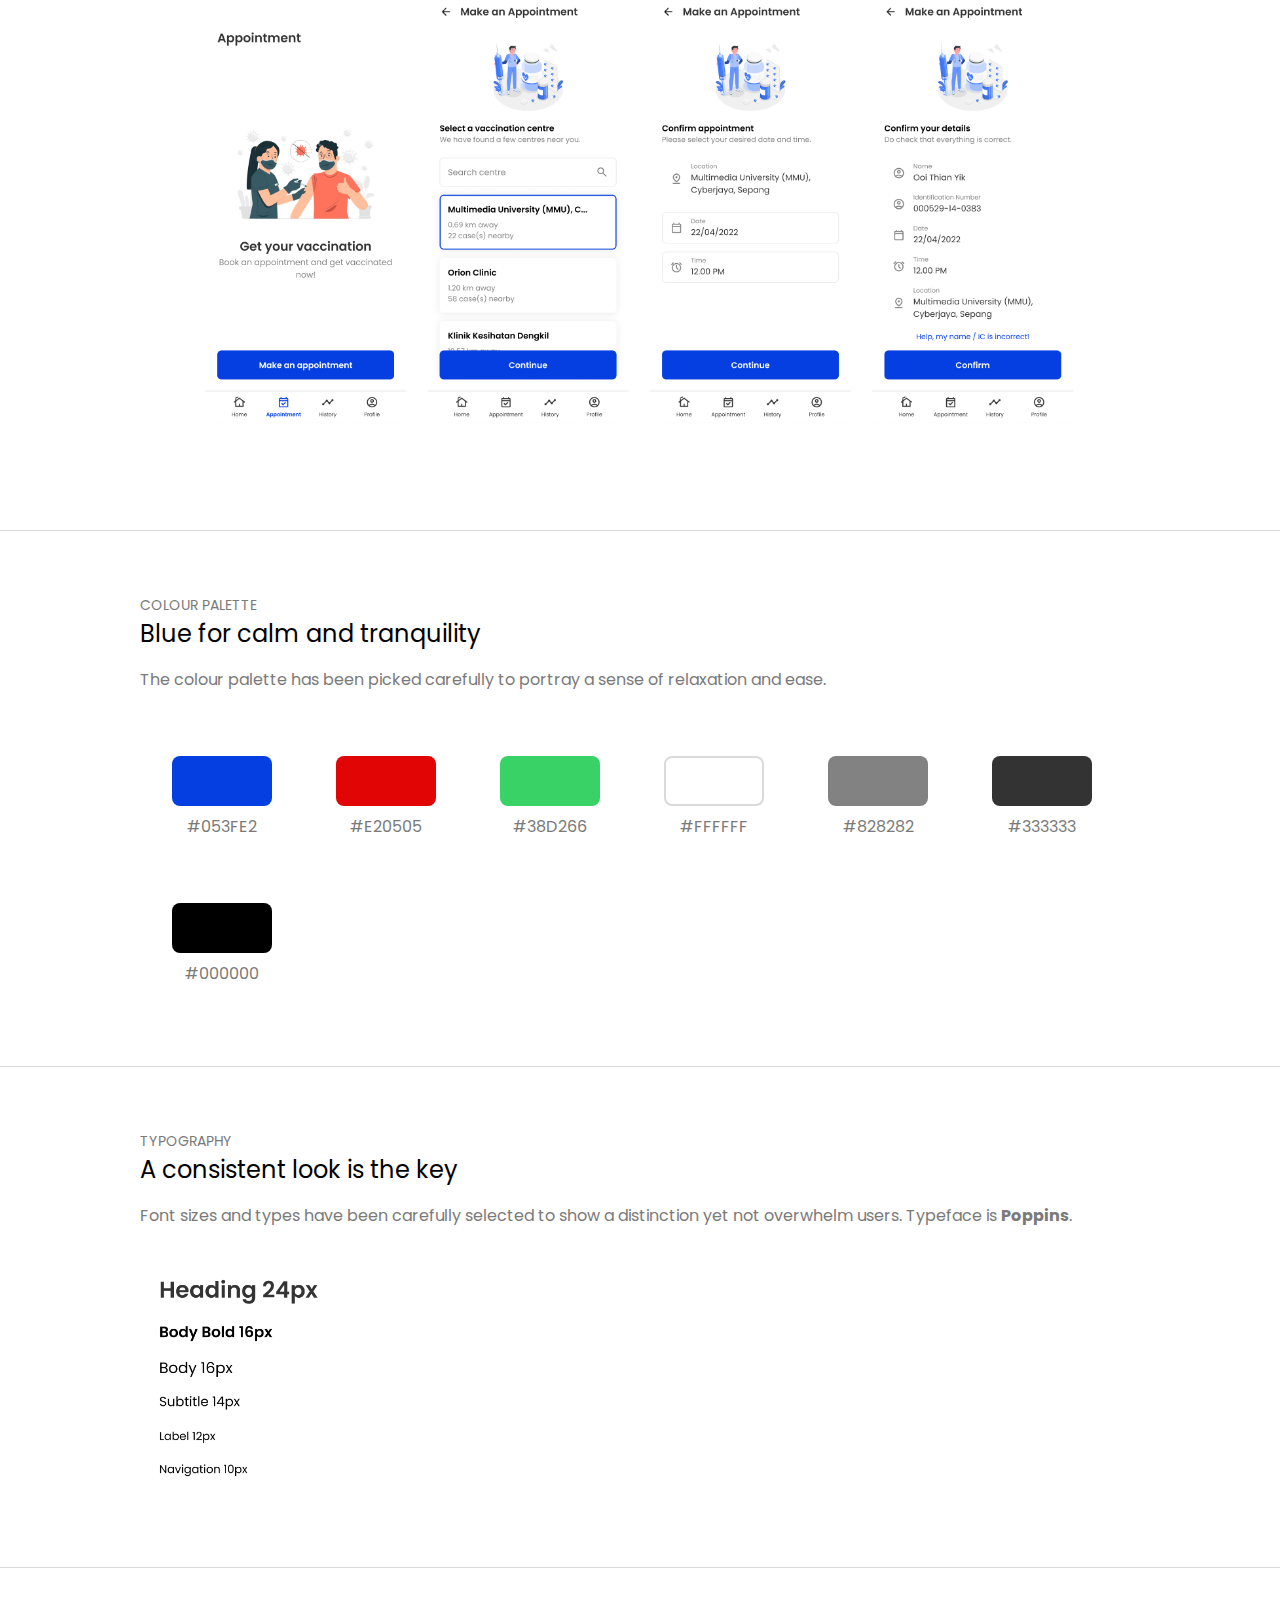
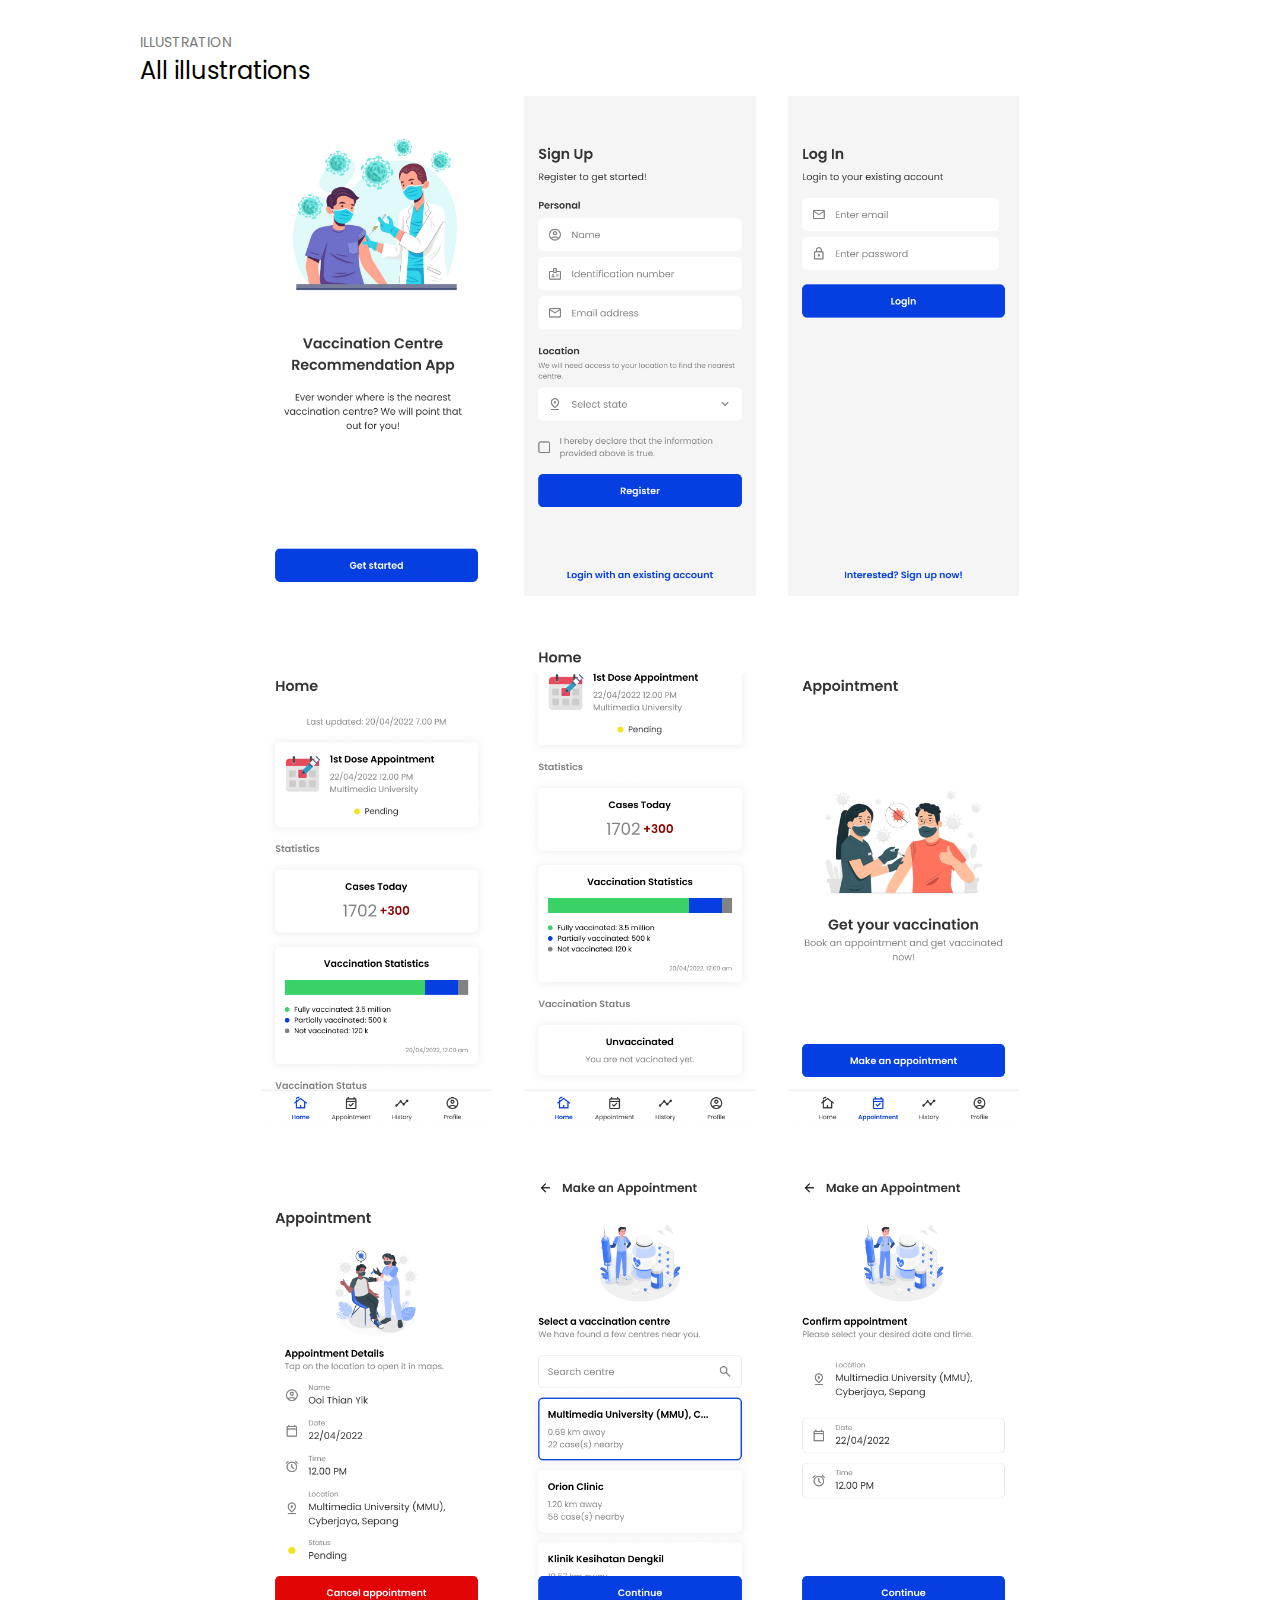
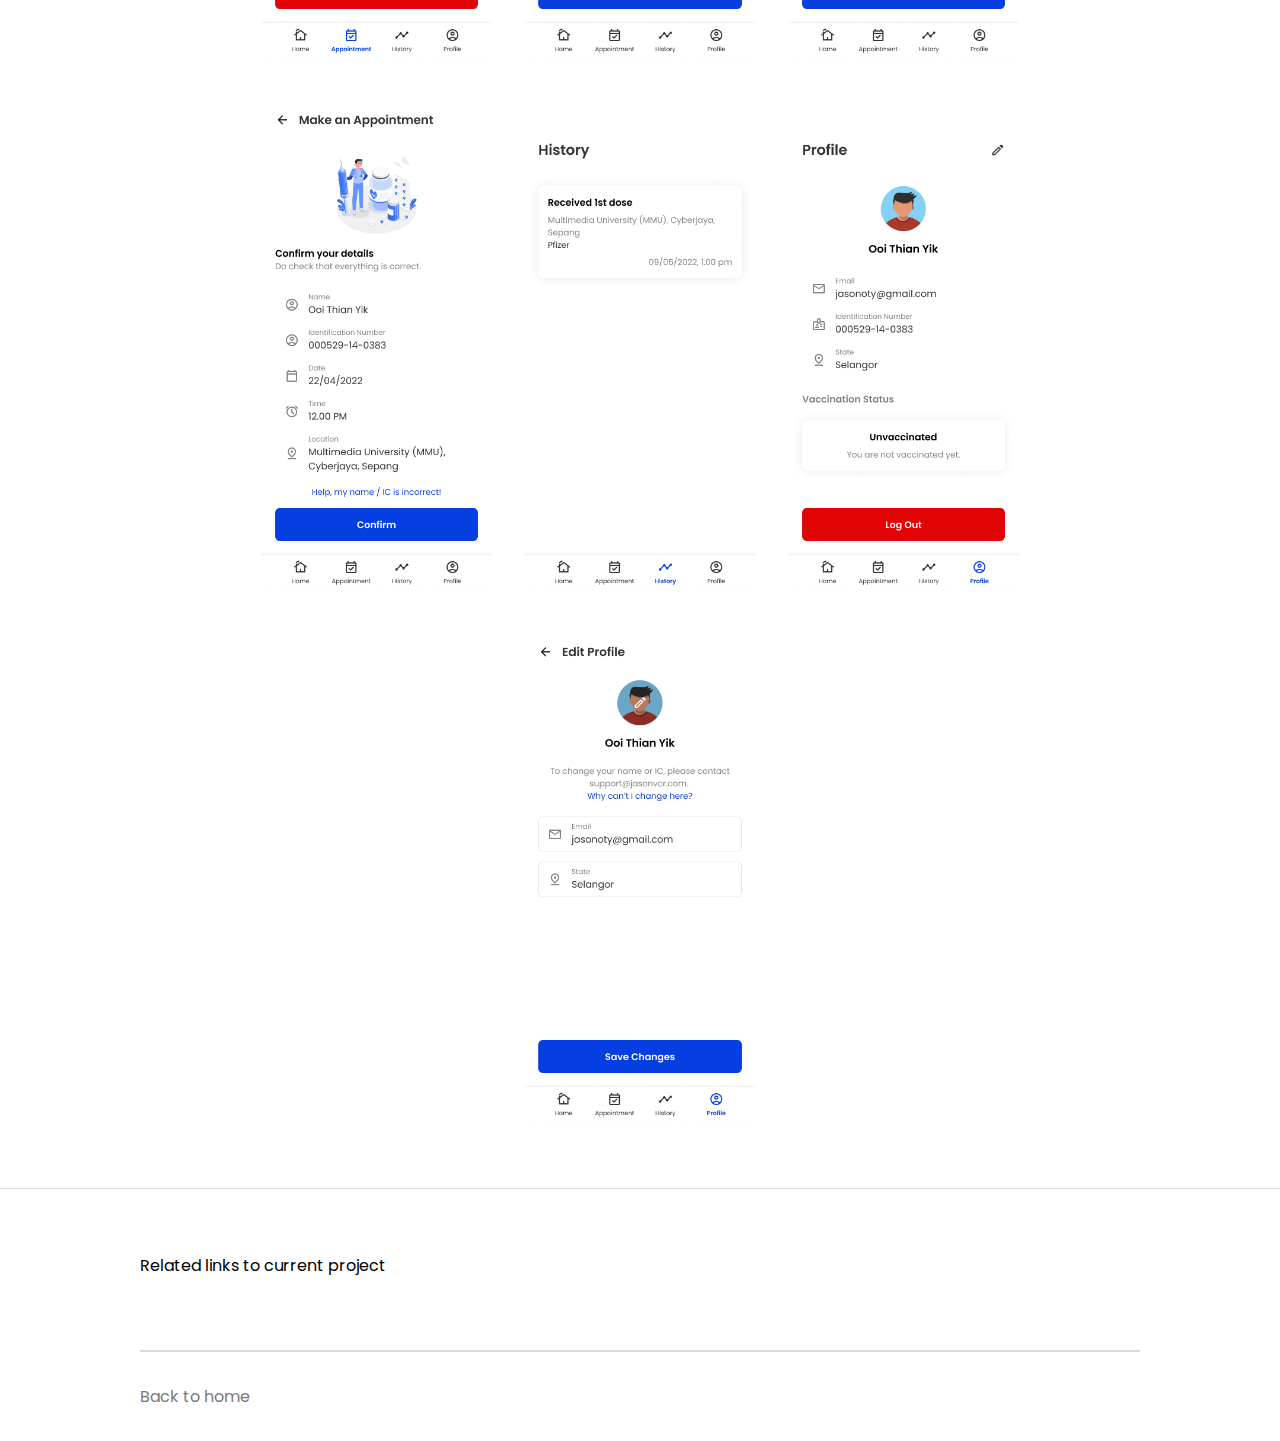
<file: work/ui-vcr.html>
<!DOCTYPE html>

<html>
  <head>
    <title>VCR mobile interface</title>

    <link rel="preconnect" href="https://fonts.googleapis.com" />
    <link rel="preconnect" href="https://fonts.gstatic.com" crossorigin />
    <link
      href="https://fonts.googleapis.com/css2?family=Poppins&display=swap"
      rel="stylesheet"
    />

    <link
      rel="stylesheet"
      href="https://cdnjs.cloudflare.com/ajax/libs/font-awesome/6.2.1/css/all.min.css"
      integrity="sha512-MV7K8+y+gLIBoVD59lQIYicR65iaqukzvf/nwasF0nqhPay5w/9lJmVM2hMDcnK1OnMGCdVK+iQrJ7lzPJQd1w=="
      crossorigin="anonymous"
      referrerpolicy="no-referrer"
    />

    <link href="../styles/global.css" rel="stylesheet" />
    <link href="../styles/work.css" rel="stylesheet" />
  </head>
  <body>
    <header>
      <div>
        <a href="../index.html" class="logo"
          ><i class="fa-solid fa-house"></i><span class="home">Home</span></a
        >
      </div>
    </header>
    <main>
      <section class="intro">
        <div
          class="overlay"
          style="background-image: url(../src/images/vcr-1-1.png)"
        ></div>
        <div class="content">
          <div class="intro-title">VCR Application</div>
          <div class="intro-subtitle">
            A cross-platform vaccination centre recommendation mobile
            application
          </div>
          <div class="intro-caption">UI Design</div>
        </div>
      </section>
      <section class="work">
        <div class="work-component">
          <div class="work-inner">
            <div class="work-subtitle">Background</div>
            <div class="work-title">
              A convenient application to book vaccination appointments and
              refer vaccination data
            </div>
            <div class="work-desc">
              Developed as a project by a friend, this application helps users
              to get vaccination appointments easily and track their status.
            </div>
            <div style="display: flex; justify-content: center">
              <img
                src="../src/images/vcr-2.png"
                alt="vcr-brief-look"
                height="500"
              />
            </div>
          </div>
        </div>
      </section>
      <section class="work">
        <div class="work-component">
          <div class="work-inner">
            <div class="work-subtitle">Appointments</div>
            <div class="work-title">Book with ease in only four steps</div>
            <div class="work-desc">
              The interface is designed to cater to all kinds of age groups.
              Booking can never be this easy!
            </div>
            <img
              src="../src/images/vcr-3.png"
              alt="vcr-appointment"
              width="100%"
            />
          </div>
        </div>
      </section>
      <section class="work">
        <div class="work-component">
          <div class="work-inner">
            <div class="work-subtitle">Colour Palette</div>
            <div class="work-title">Blue for calm and tranquility</div>
            <div class="work-desc">
              The colour palette has been picked carefully to portray a sense of
              relaxation and ease.
            </div>
          </div>
          <div class="palette">
            <div class="colour">
              <div class="colour-box" style="background-color: #053fe2"></div>
              <div class="colour-info">#053FE2</div>
            </div>
            <div class="colour">
              <div class="colour-box" style="background-color: #e20505"></div>
              <div class="colour-info">#E20505</div>
            </div>
            <div class="colour">
              <div class="colour-box" style="background-color: #38d266"></div>
              <div class="colour-info">#38D266</div>
            </div>
            <div class="colour">
              <div
                class="colour-box"
                style="background-color: #fff; border: solid 2px #dadada"
              ></div>
              <div class="colour-info">#FFFFFF</div>
            </div>
            <div class="colour">
              <div class="colour-box" style="background-color: #828282"></div>
              <div class="colour-info">#828282</div>
            </div>
            <div class="colour">
              <div class="colour-box" style="background-color: #333333"></div>
              <div class="colour-info">#333333</div>
            </div>
            <div class="colour">
              <div class="colour-box" style="background-color: #000000"></div>
              <div class="colour-info">#000000</div>
            </div>
          </div>
        </div>
      </section>
      <section class="work">
        <div class="work-component">
          <div class="work-inner">
            <div class="work-subtitle">Typography</div>
            <div class="work-title">A consistent look is the key</div>
            <div class="work-desc">
              Font sizes and types have been carefully selected to show a
              distinction yet not overwhelm users. Typeface is
              <strong>Poppins</strong>.
            </div>
            <img
              src="../src/images/vcr-4.png"
              alt="vcr-typography"
              width="200"
              style="margin-top: 32px"
            />
          </div>
        </div>
      </section>
      <section class="work">
        <div class="work-component">
          <div class="work-inner">
            <div class="work-subtitle">Illustration</div>
            <div class="work-title">All illustrations</div>
            <div class="image-container">
              <img
                src="../src/images/vcr-5.png"
                alt="vcr-get-started"
                height="500"
              />
              <img
                src="../src/images/vcr-5-1.png"
                alt="vcr-sign-up"
                height="500"
              />
              <img
                src="../src/images/vcr-5-2.png"
                alt="vcr-log-in"
                height="500"
              />
              <img src="../src/images/vcr-6.png" alt="vcr-home" height="500" />
              <img
                src="../src/images/vcr-6-1.png"
                alt="vcr-home-scrolled"
                height="500"
              />
              <img
                src="../src/images/vcr-7.png"
                alt="vcr-booking"
                height="500"
              />
              <img
                src="../src/images/vcr-7-1.png"
                alt="vcr-booked"
                height="500"
              />
              <img
                src="../src/images/vcr-7-2.png"
                alt="vcr-book-1"
                height="500"
              />
              <img
                src="../src/images/vcr-7-3.png"
                alt="vcr-book-2"
                height="500"
              />
              <img
                src="../src/images/vcr-7-4.png"
                alt="vcr-book-3"
                height="500"
              />
              <img
                src="../src/images/vcr-8.png"
                alt="vcr-history"
                height="500"
              />
              <img
                src="../src/images/vcr-9.png"
                alt="vcr-account"
                height="500"
              />
              <img
                src="../src/images/vcr-9-1.png"
                alt="vcr-account-edit"
                height="500"
              />
            </div>
          </div>
        </div>
      </section>
      <section class="project-links">
        <div class="link-label">Related links to current project</div>
      </section>
    </main>
    <footer>
      <div class="footer-label">
        <a href="../index.html" class="logo"><span>Back to home</span></a>
      </div>
      <div class="footer-links">
        <span>
          <a
            href="https://www.linkedin.com/in/lah-hong-wai-233041250/"
            target="_blank"
            ><i class="icon-size fa-brands fa-linkedin"></i
          ></a>
        </span>
        <span>
          <a href="#"><i class="icon-size fa-solid fa-file"></i></a>
        </span>
        <span>
          <a href="https://github.com/GalacticDrake" target="_blank"
            ><i class="icon-size fa-brands fa-github"></i
          ></a>
        </span>
      </div>
    </footer>
  </body>
</html>
</file>
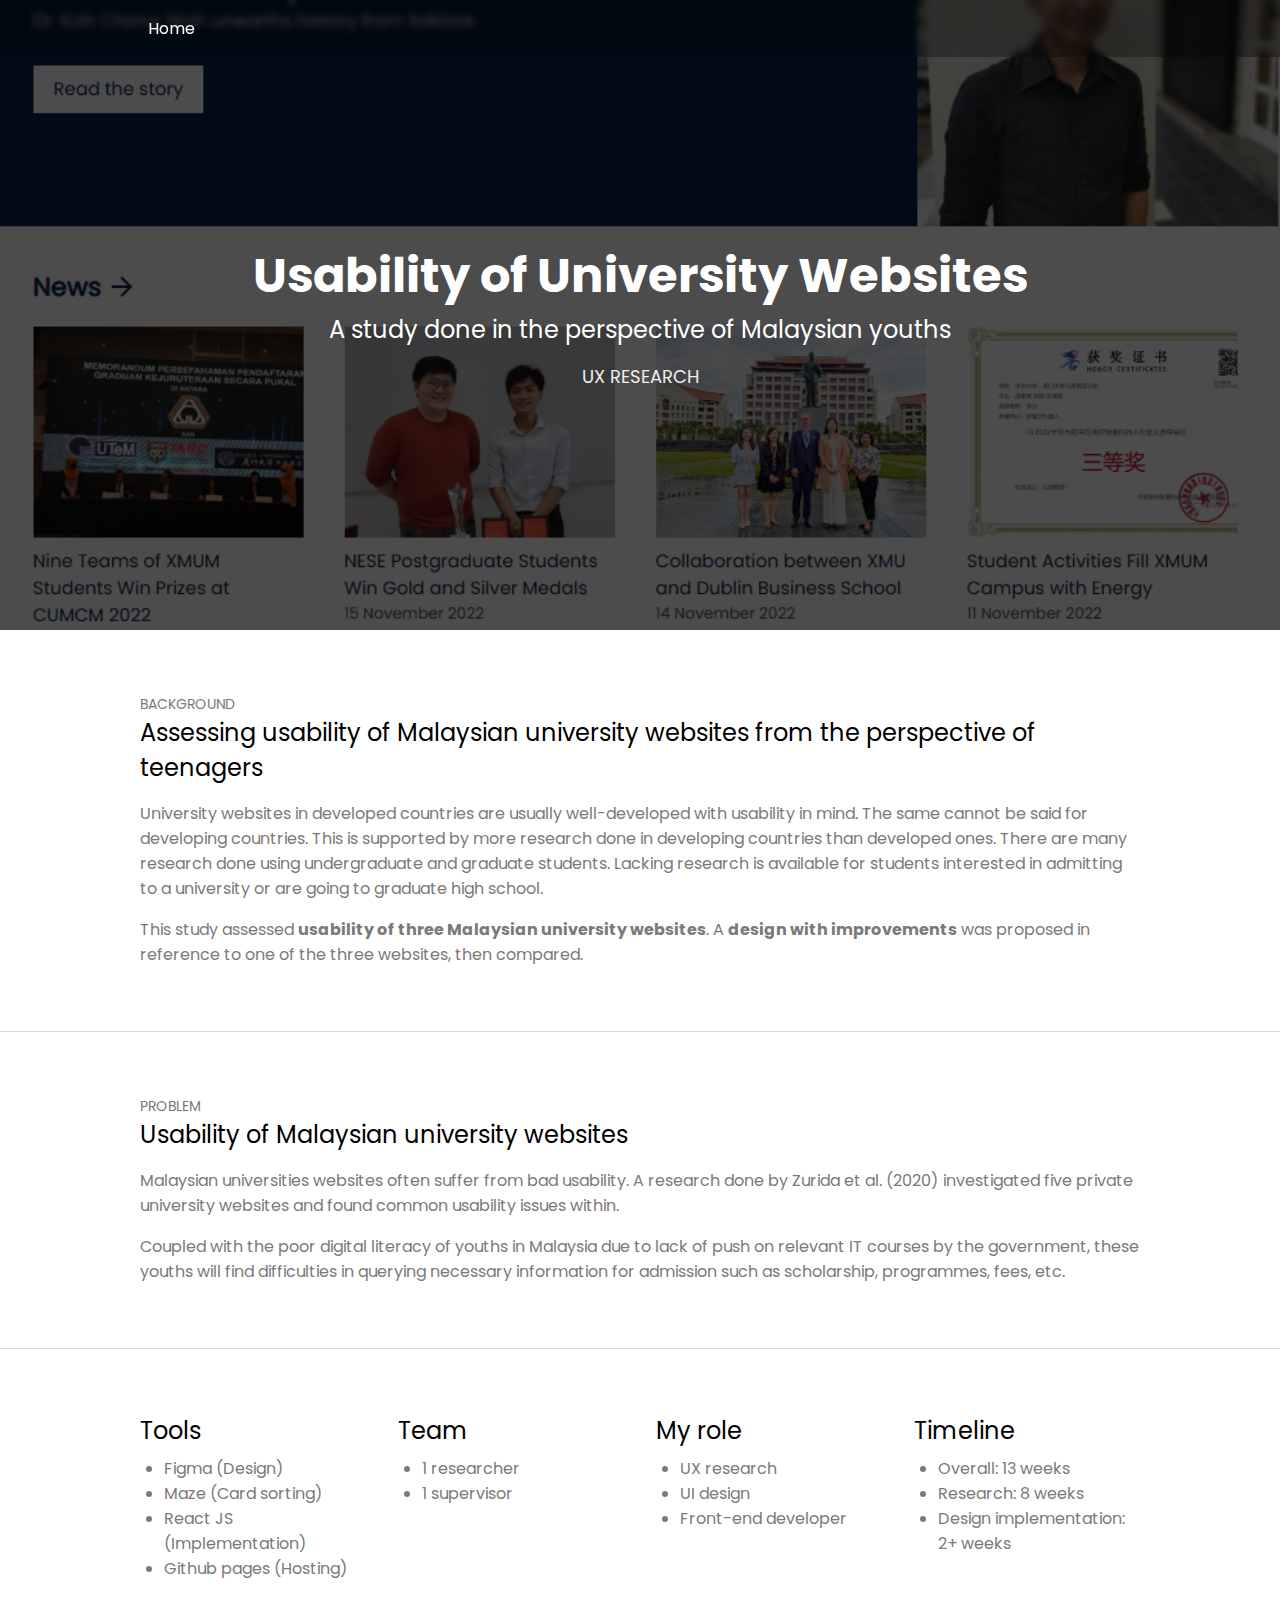
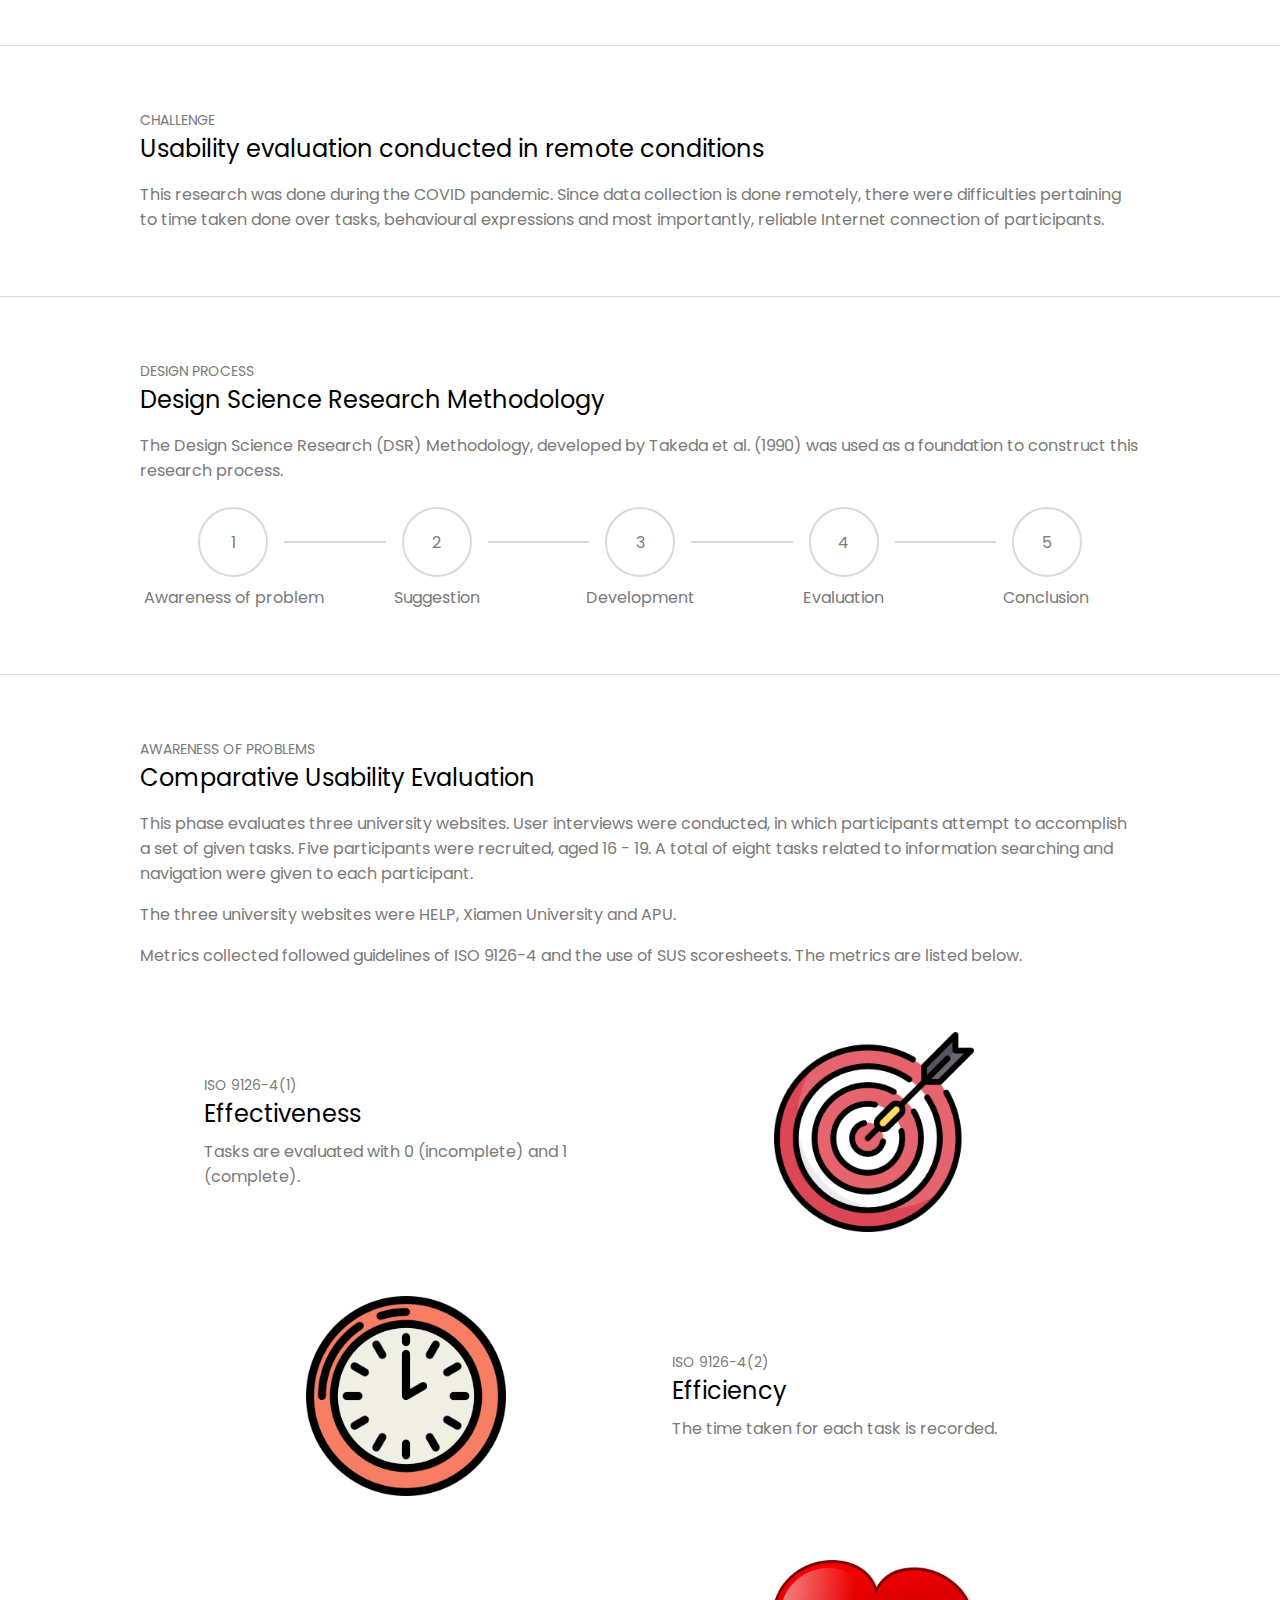
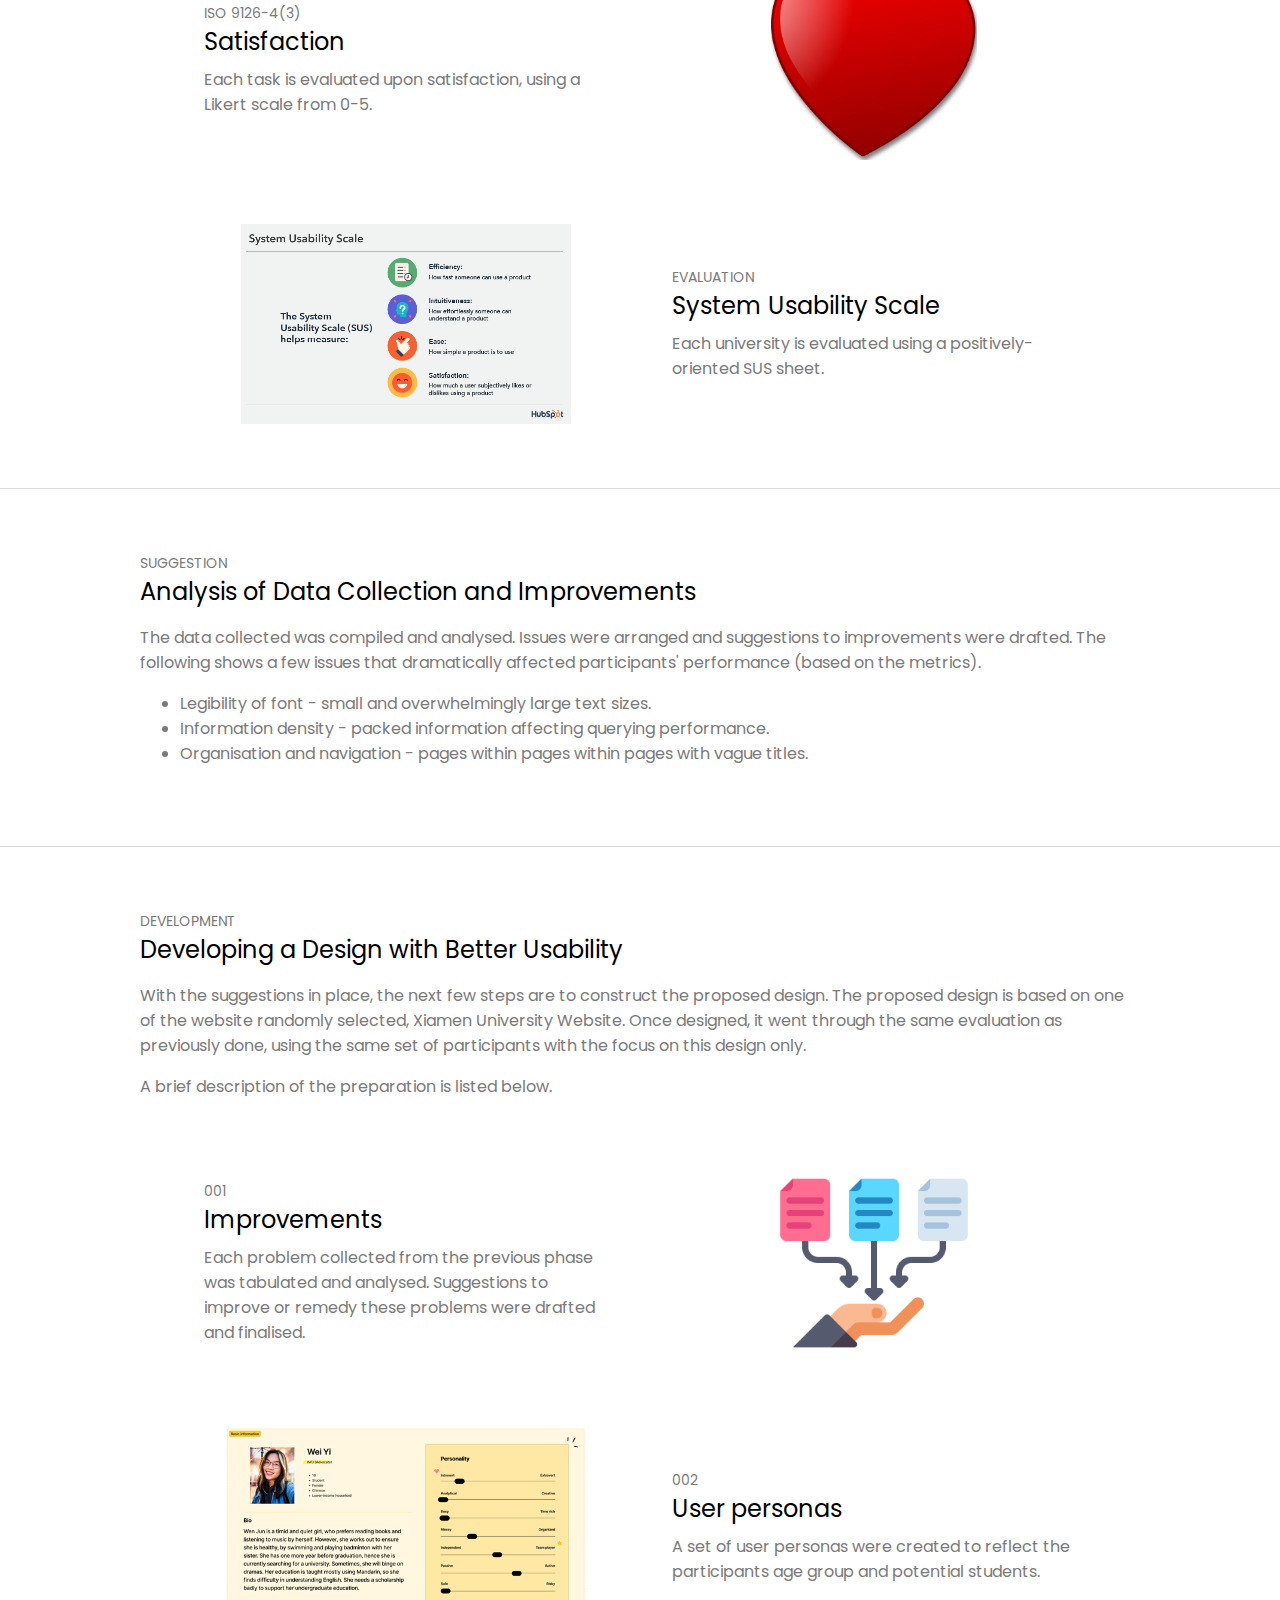
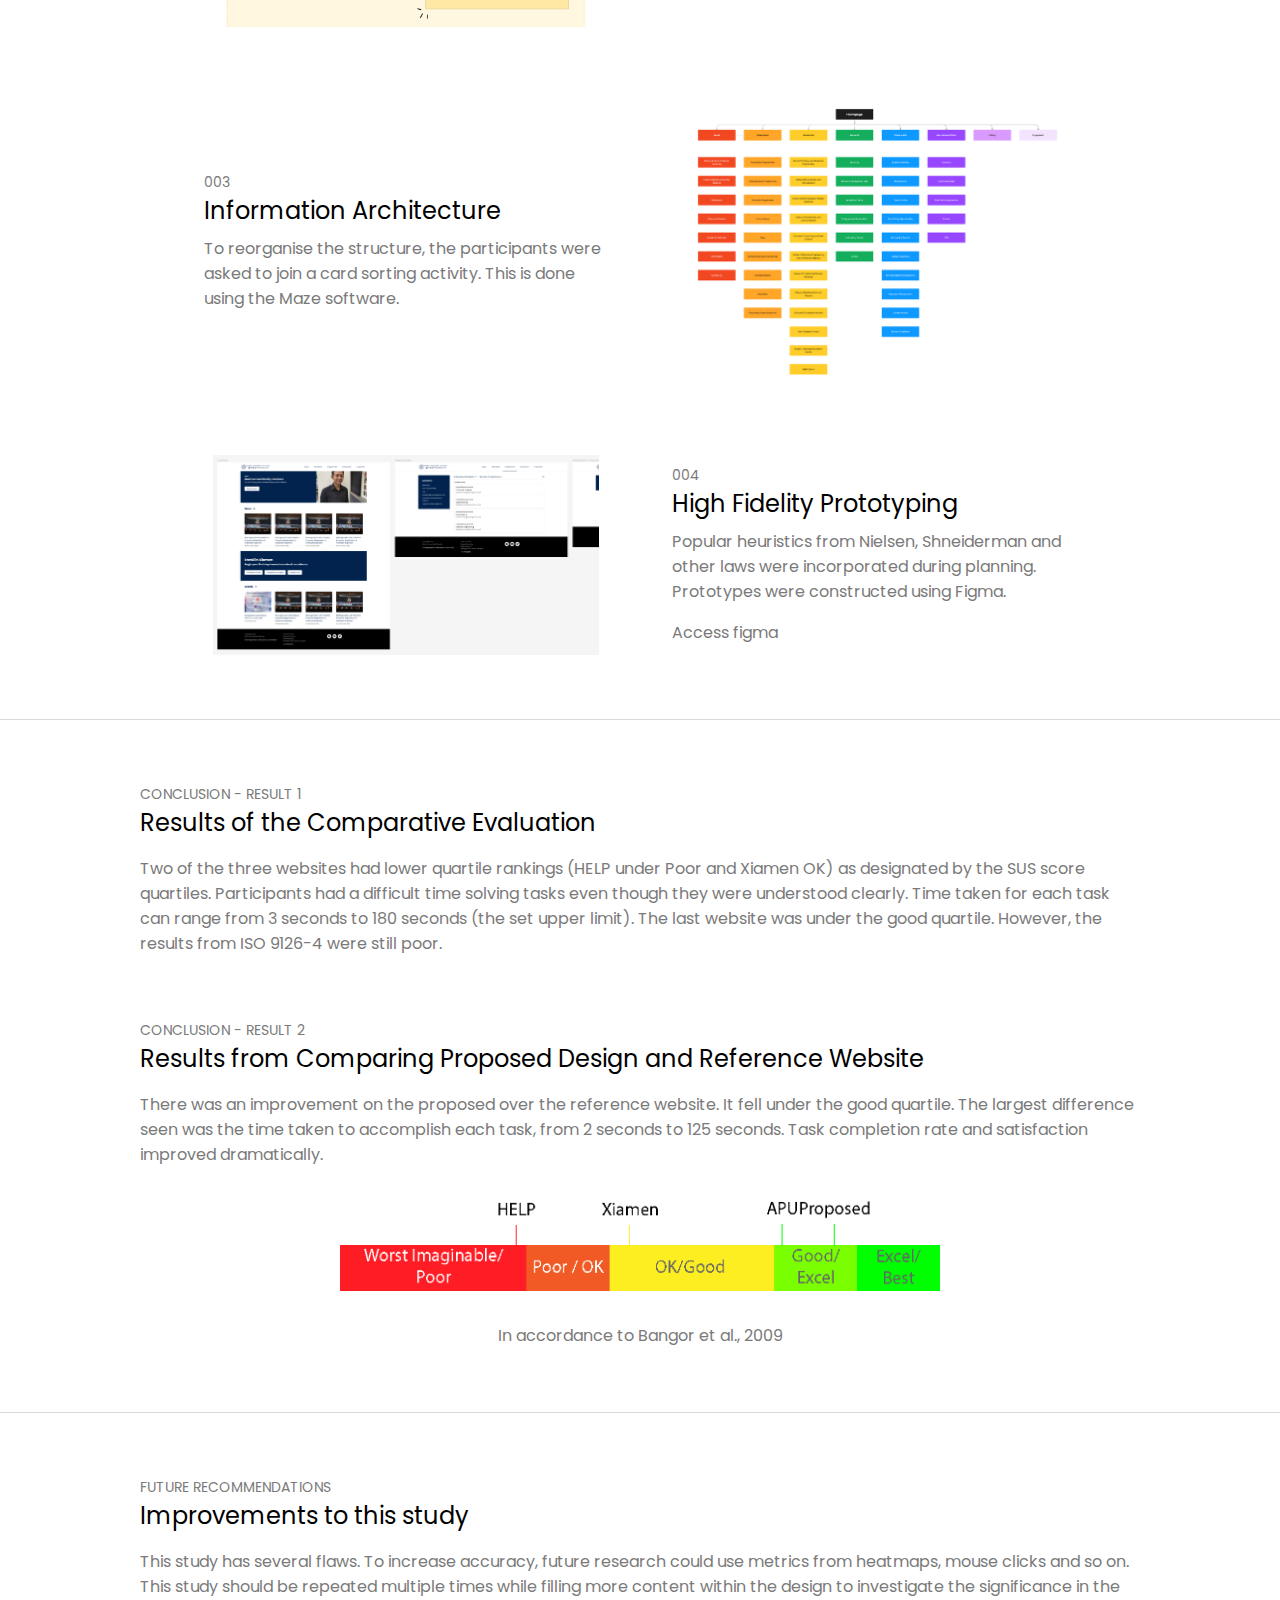
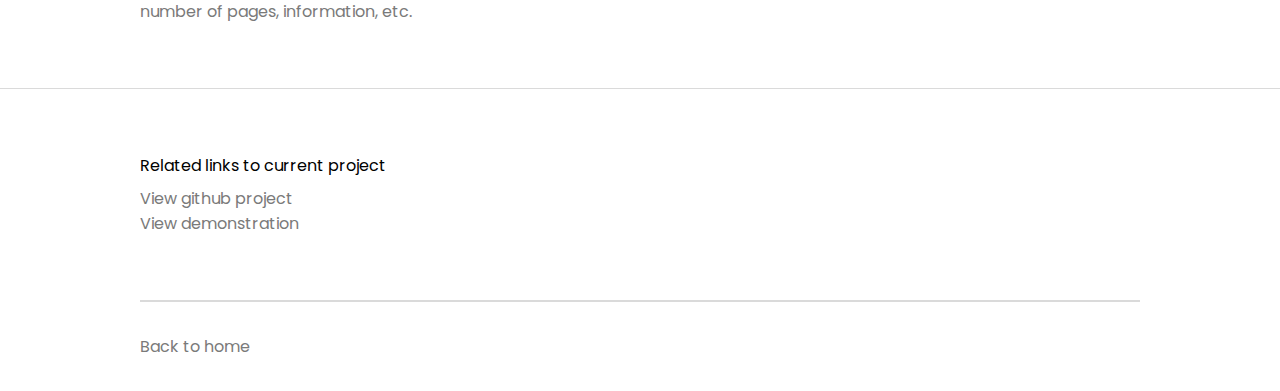
<file: work/ux-usability-university.html>
<!DOCTYPE html>

<html>
  <head>
    <title>Usability on University Websites</title>

    <link rel="preconnect" href="https://fonts.googleapis.com" />
    <link rel="preconnect" href="https://fonts.gstatic.com" crossorigin />
    <link
      href="https://fonts.googleapis.com/css2?family=Poppins&display=swap"
      rel="stylesheet"
    />

    <link
      rel="stylesheet"
      href="https://cdnjs.cloudflare.com/ajax/libs/font-awesome/6.2.1/css/all.min.css"
      integrity="sha512-MV7K8+y+gLIBoVD59lQIYicR65iaqukzvf/nwasF0nqhPay5w/9lJmVM2hMDcnK1OnMGCdVK+iQrJ7lzPJQd1w=="
      crossorigin="anonymous"
      referrerpolicy="no-referrer"
    />

    <link href="../styles/global.css" rel="stylesheet" />
    <link href="../styles/work.css" rel="stylesheet" />
  </head>
  <body>
    <header>
      <div>
        <a href="../index.html" class="logo"
          ><i class="fa-solid fa-house"></i><span class="home">Home</span></a
        >
      </div>
    </header>
    <main>
      <section class="intro">
        <div
          class="overlay"
          style="background-image: url(../src/images/uni-1.png)"
        ></div>
        <div class="content">
          <div class="intro-title">Usability of University Websites</div>
          <div class="intro-subtitle">
            A study done in the perspective of Malaysian youths
          </div>
          <div class="intro-caption">UX Research</div>
        </div>
      </section>
      <section class="work">
        <div class="work-component">
          <div class="work-inner">
            <div class="work-subtitle">Background</div>
            <div class="work-title">
              Assessing usability of Malaysian university websites from the
              perspective of teenagers
            </div>
            <div class="work-desc">
              University websites in developed countries are usually
              well-developed with usability in mind. The same cannot be said for
              developing countries. This is supported by more research done in
              developing countries than developed ones. There are many research
              done using undergraduate and graduate students. Lacking research
              is available for students interested in admitting to a university
              or are going to graduate high school.
            </div>
            <div class="work-desc">
              This study assessed
              <strong>usability of three Malaysian university websites</strong>.
              A <strong>design with improvements</strong> was proposed in
              reference to one of the three websites, then compared.
            </div>
          </div>
        </div>
      </section>
      <section class="work">
        <div class="work-component">
          <div class="work-inner">
            <div class="work-subtitle">Problem</div>
            <div class="work-title">
              Usability of Malaysian university websites
            </div>
            <div class="work-desc">
              Malaysian universities websites often suffer from bad usability. A
              research done by Zurida et al. (2020) investigated five private
              university websites and found common usability issues within.
            </div>
            <div class="work-desc">
              Coupled with the poor digital literacy of youths in Malaysia due
              to lack of push on relevant IT courses by the government, these
              youths will find difficulties in querying necessary information
              for admission such as scholarship, programmes, fees, etc.
            </div>
          </div>
        </div>
      </section>
      <section class="work">
        <div class="card-row-container">
          <div class="card">
            <div class="card-title">Tools</div>
            <div class="card-body">
              <ul>
                <li>Figma (Design)</li>
                <li>Maze (Card sorting)</li>
                <li>React JS (Implementation)</li>
                <li>Github pages (Hosting)</li>
              </ul>
            </div>
          </div>
          <div class="card">
            <div class="card-title">Team</div>
            <div class="card-body">
              <ul>
                <li>1 researcher</li>
                <li>1 supervisor</li>
              </ul>
            </div>
          </div>
          <div class="card">
            <div class="card-title">My role</div>
            <div class="card-body">
              <ul>
                <li>UX research</li>
                <li>UI design</li>
                <li>Front-end developer</li>
              </ul>
            </div>
          </div>
          <div class="card">
            <div class="card-title">Timeline</div>
            <div class="card-body">
              <ul>
                <li>Overall: 13 weeks</li>
                <li>Research: 8 weeks</li>
                <li>Design implementation: 2+ weeks</li>
              </ul>
            </div>
          </div>
        </div>
      </section>
      <section class="work">
        <div class="work-component">
          <div class="work-inner">
            <div class="work-subtitle">Challenge</div>
            <div class="work-title">
              Usability evaluation conducted in remote conditions
            </div>
            <div class="work-desc">
              This research was done during the COVID pandemic. Since data
              collection is done remotely, there were difficulties pertaining to
              time taken done over tasks, behavioural expressions and most
              importantly, reliable Internet connection of participants.
            </div>
          </div>
        </div>
      </section>
      <section class="work">
        <div class="work-component">
          <div class="work-inner">
            <div class="work-subtitle">Design process</div>
            <div class="work-title">Design Science Research Methodology</div>
            <div class="work-desc">
              The Design Science Research (DSR) Methodology, developed by Takeda
              et al. (1990) was used as a foundation to construct this research
              process.
            </div>
          </div>
          <div class="work-desc">
            <div class="card-container-custom-1">
              <div class="card-custom-1 cc1-draw">
                <div class="cc1-circle">
                  <div>1</div>
                </div>
                <div class="cc1-line"></div>
                <div class="cc1-circle">
                  <div>2</div>
                </div>
                <div class="cc1-line"></div>
                <div class="cc1-circle">
                  <div>3</div>
                </div>
                <div class="cc1-line"></div>
                <div class="cc1-circle">
                  <div>4</div>
                </div>
                <div class="cc1-line"></div>
                <div class="cc1-circle">
                  <div>5</div>
                </div>
              </div>
              <div class="card-custom-1 cc1-info">
                <div class="cc1-title cc1-20-w">Awareness of problem</div>
                <div class="cc1-title cc1-20-w">Suggestion</div>
                <div class="cc1-title cc1-20-w">Development</div>
                <div class="cc1-title cc1-20-w">Evaluation</div>
                <div class="cc1-title cc1-20-w">Conclusion</div>
              </div>
            </div>
          </div>
        </div>
      </section>
      <section class="work">
        <div class="work-component">
          <div class="work-inner">
            <div class="work-subtitle">Awareness of Problems</div>
            <div class="work-title">Comparative Usability Evaluation</div>
            <div class="work-desc">
              This phase evaluates three university websites. User interviews
              were conducted, in which participants attempt to accomplish a set
              of given tasks. Five participants were recruited, aged 16 - 19. A
              total of eight tasks related to information searching and
              navigation were given to each participant.
            </div>
            <div class="work-desc">
              The three university websites were HELP, Xiamen University and
              APU.
            </div>
            <div class="work-desc">
              Metrics collected followed guidelines of ISO 9126-4 and the use of
              SUS scoresheets. The metrics are listed below.
            </div>
            <div class="card-container">
              <div class="card">
                <div class="card-inner info">
                  <div class="card-subtitle">ISO 9126-4(1)</div>
                  <div class="card-title">Effectiveness</div>
                  <div class="card-desc">
                    Tasks are evaluated with 0 (incomplete) and 1 (complete).
                  </div>
                </div>
                <div class="card-inner image">
                  <img
                    src="../src/images/uni-2-1.png"
                    alt="effectiveness"
                    height="200"
                  />
                </div>
              </div>
              <div class="card even">
                <div class="card-inner info">
                  <div class="card-subtitle">ISO 9126-4(2)</div>
                  <div class="card-title">Efficiency</div>
                  <div class="card-desc">
                    The time taken for each task is recorded.
                  </div>
                </div>
                <div class="card-inner image">
                  <img
                    src="../src/images/uni-3.png"
                    alt="efficiency"
                    height="200"
                  />
                </div>
              </div>
              <div class="card">
                <div class="card-inner info">
                  <div class="card-subtitle">ISO 9126-4(3)</div>
                  <div class="card-title">Satisfaction</div>
                  <div class="card-desc">
                    Each task is evaluated upon satisfaction, using a Likert
                    scale from 0-5.
                  </div>
                </div>
                <div class="card-inner image">
                  <img
                    src="../src/images/uni-4-2.jpg"
                    alt="satisfaction"
                    height="200"
                  />
                </div>
              </div>
              <div class="card even">
                <div class="card-inner info">
                  <div class="card-subtitle">Evaluation</div>
                  <div class="card-title">System Usability Scale</div>
                  <div class="card-desc">
                    Each university is evaluated using a positively-oriented SUS
                    sheet.
                  </div>
                </div>
                <div class="card-inner image">
                  <img src="../src/images/uni-5.png" alt="sus" height="200" />
                </div>
              </div>
            </div>
          </div>
        </div>
      </section>
      <section class="work">
        <div class="work-component">
          <div class="work-inner">
            <div class="work-subtitle">Suggestion</div>
            <div class="work-title">
              Analysis of Data Collection and Improvements
            </div>
            <div class="work-desc">
              The data collected was compiled and analysed. Issues were arranged
              and suggestions to improvements were drafted. The following shows
              a few issues that dramatically affected participants' performance
              (based on the metrics).
              <ul>
                <li>
                  Legibility of font - small and overwhelmingly large text
                  sizes.
                </li>
                <li>
                  Information density - packed information affecting querying
                  performance.
                </li>
                <li>
                  Organisation and navigation - pages within pages within pages
                  with vague titles.
                </li>
              </ul>
            </div>
          </div>
        </div>
      </section>
      <section class="work">
        <div class="work-component">
          <div class="work-inner">
            <div class="work-subtitle">Development</div>
            <div class="work-title">
              Developing a Design with Better Usability
            </div>
            <div class="work-desc">
              With the suggestions in place, the next few steps are to construct
              the proposed design. The proposed design is based on one of the
              website randomly selected, Xiamen University Website. Once
              designed, it went through the same evaluation as previously done,
              using the same set of participants with the focus on this design
              only.
            </div>
            <div class="work-desc">
              A brief description of the preparation is listed below.
            </div>
            <div class="card-container">
              <div class="card">
                <div class="card-inner info">
                  <div class="card-subtitle">001</div>
                  <div class="card-title">Improvements</div>
                  <div class="card-desc">
                    Each problem collected from the previous phase was tabulated
                    and analysed. Suggestions to improve or remedy these
                    problems were drafted and finalised.
                  </div>
                </div>
                <div class="card-inner image">
                  <img
                    src="../src/images/uni-6.png"
                    alt="problem analysis"
                    height="200"
                  />
                </div>
              </div>
              <div class="card even">
                <div class="card-inner info">
                  <div class="card-subtitle">002</div>
                  <div class="card-title">User personas</div>
                  <div class="card-desc">
                    A set of user personas were created to reflect the
                    participants age group and potential students.
                  </div>
                </div>
                <div class="card-inner image">
                  <img
                    src="../src/images/uni-7.png"
                    alt="problem analysis"
                    height="200"
                  />
                </div>
              </div>
              <div class="card">
                <div class="card-inner info">
                  <div class="card-subtitle">003</div>
                  <div class="card-title">Information Architecture</div>
                  <div class="card-desc">
                    To reorganise the structure, the participants were asked to
                    join a card sorting activity. This is done using the Maze
                    software.
                  </div>
                </div>
                <div class="card-inner image">
                  <img
                    src="../src/images/uni-8.png"
                    alt="info architecture"
                    height="300"
                  />
                </div>
              </div>
              <div class="card even">
                <div class="card-inner info">
                  <div class="card-subtitle">004</div>
                  <div class="card-title">High Fidelity Prototyping</div>
                  <div class="card-desc">
                    Popular heuristics from Nielsen, Shneiderman and other laws
                    were incorporated during planning. Prototypes were
                    constructed using Figma.
                  </div>
                  <div class="card-link">
                    <a
                      href="https://www.figma.com/file/FDdHZ9QNy5n7sDQnm8Ytgs/Design?node-id=0%3A1&t=Bb6u7i0NWgf1r5jq-1"
                    >
                      Access figma
                      <i class="fa-solid fa-arrow-right"></i>
                    </a>
                  </div>
                </div>
                <div class="card-inner image">
                  <img
                    src="../src/images/uni-9.png"
                    alt="prototypes"
                    height="200"
                  />
                </div>
              </div>
            </div>
          </div>
        </div>
      </section>
      <section class="work">
        <div class="work-component">
          <div class="work-inner">
            <div class="work-subtitle">Conclusion - Result 1</div>
            <div class="work-title">Results of the Comparative Evaluation</div>
            <div class="work-desc">
              Two of the three websites had lower quartile rankings (HELP under
              Poor and Xiamen OK) as designated by the SUS score quartiles.
              Participants had a difficult time solving tasks even though they
              were understood clearly. Time taken for each task can range from 3
              seconds to 180 seconds (the set upper limit). The last website was
              under the good quartile. However, the results from ISO 9126-4 were
              still poor.
            </div>
          </div>
        </div>
        <div class="work-component">
          <div class="work-inner">
            <div class="work-subtitle">Conclusion - Result 2</div>
            <div class="work-title">
              Results from Comparing Proposed Design and Reference Website
            </div>
            <div class="work-desc">
              There was an improvement on the proposed over the reference
              website. It fell under the good quartile. The largest difference
              seen was the time taken to accomplish each task, from 2 seconds to
              125 seconds. Task completion rate and satisfaction improved
              dramatically.
            </div>
          </div>
          <div class="img-comp">
            <img
              src="../src/images/uni-10.png"
              alt="uni-quartile"
              width="600"
            />
            <div class="work-desc">In accordance to Bangor et al., 2009</div>
          </div>
        </div>
      </section>
      <section class="work">
        <div class="work-component">
          <div class="work-inner">
            <div class="work-subtitle">Future Recommendations</div>
            <div class="work-title">Improvements to this study</div>
            <div class="work-desc">
              This study has several flaws. To increase accuracy, future
              research could use metrics from heatmaps, mouse clicks and so on.
              This study should be repeated multiple times while filling more
              content within the design to investigate the significance in the
              number of pages, information, etc.
            </div>
          </div>
        </div>
      </section>
      <section class="project-links">
        <div class="link-label">Related links to current project</div>
        <div class="link">
          <a href="https://github.com/GalacticDrake/uni">View github project</a>
        </div>
        <div class="link">
          <a href="https://galacticdrake.github.io/uni/">View demonstration</a>
        </div>
      </section>
    </main>
    <footer>
      <div class="footer-label">
        <a href="../index.html" class="logo"><span>Back to home</span></a>
      </div>
      <div class="footer-links">
        <span>
          <a
            href="https://www.linkedin.com/in/lah-hong-wai-233041250/"
            target="_blank"
            ><i class="icon-size fa-brands fa-linkedin"></i
          ></a>
        </span>
        <span>
          <a href="#"><i class="icon-size fa-solid fa-file"></i></a>
        </span>
        <span>
          <a href="https://github.com/GalacticDrake" target="_blank"
            ><i class="icon-size fa-brands fa-github"></i
          ></a>
        </span>
      </div>
    </footer>
  </body>
</html>
</file>
<file: styles/global.css>
@import url("library.css");

* {
  box-sizing: border-box;
}

html,
body {
  margin: 0;
}

body {
  font-family: var(--font);
}

header {
  display: flex;
  justify-content: center;
  margin: 0 auto;
  padding: 16px 0;
  position: fixed;
  top: 0;
  z-index: 99;
  width: 100%;
  background-color: var(--black-tp);
  backdrop-filter: blur(3px);
}

header div {
  width: 1000px;
}

header div .logo,
header div .logo span {
  color: var(--white);
}

a:link,
a:visited {
  color: var(--grey-1);
  text-decoration: none;
}

a:hover {
  color: var(--green);
}

.logo:hover,
.logo:hover span {
  color: var(--grey-2);
}

.home {
  margin-left: 8px;
}

.icon-size {
  font-size: var(--heading-h4);
}

/* footer */
footer {
  max-width: 1000px;
  margin: 0 auto;
  border-top: solid 2px var(--grey-2);
  padding: 32px 0;
  display: flex;
  flex-direction: row;
}

.footer-label {
  flex: 1;
}

.footer-links {
  display: flex;
  flex-direction: row;
  gap: 16px;
}

footer .logo:hover span {
  color: var(--green);
}
</file>
<file: styles/main.css>
@import url("library.css");

main {
  display: flex;
  flex-direction: row;
  padding: 48px;
  gap: 48px;
  margin: 0 auto;
}

.greet {
  display: flex;
  flex-direction: column;
  gap: 16px;
  width: 300px;
  min-width: 300px;
}

.greet-intro {
  width: 100%;
  color: var(--green);
  font-weight: bold;
  font-size: var(--heading-h4);
}

.greet-subtitle {
  color: var(--grey-1);
  font-size: var(--subtitle);
}

.greet-links {
  width: 100%;
  margin-top: 16px;
  display: flex;
  flex-direction: row;
  gap: 16px;
}

/* Work */

.work {
  display: flex;
  flex-direction: row;
  flex-wrap: wrap;
  gap: 32px;
  align-content: stretch;
  width: 100%;
}

.work-inner {
  width: calc(50% - 16px);
  max-width: 500px;
}

.work-component {
  position: relative;
  min-height: 350px;
  padding: 32px;
  display: flex;
  align-items: center;
  justify-content: center;
}

.overlay {
  background-position: center;
  position: absolute;
  filter: brightness(0.3);
  z-index: 0;
  width: 100%;
  height: 100%;
  transition: 0.4s background-size ease-in;
}

.overlay.vertical {
  background-size: auto 100%;
}

.overlay.horizontal {
  background-size: 100% auto;
}

.work-component:hover .overlay.vertical {
  background-size: auto 110%;
}

.work-component:hover .overlay.horizontal {
  background-size: 110% auto;
}

.content {
  z-index: 1;
}

.work-title {
  font-size: var(--heading-h4);
  color: var(--white);
  font-weight: bold;
  text-align: center;
}

.work-subtitle {
  font-size: var(--body);
  color: var(--white);
  text-align: center;
}
</file>
<file: styles/work.css>
@import url("library.css");

.intro {
  height: 70vh;
  display: flex;
  flex-direction: column;
  align-items: center;
  justify-content: center;
  position: relative;
}

.overlay {
  background-size: cover;
  background-position: center;
  position: absolute;
  filter: brightness(0.3);
  z-index: 0;
  width: 100%;
  height: 100%;
}

.content {
  z-index: 1;
}

.intro-title {
  font-size: var(--heading-h1);
  color: var(--white);
  font-weight: bold;
  text-align: center;
}

.intro-subtitle {
  font-size: var(--heading-h4);
  color: var(--white);
  text-align: center;
}

.intro-caption {
  font-size: var(--heading-h6);
  color: var(--grey-3);
  text-align: center;
  margin-top: 16px;
  text-transform: uppercase;
}

/* alert */

.alert {
  padding: 8px 0;
  background: var(--green);
  color: var(--white);
  display: flex;
  justify-content: center;
}

.alert-inner {
  max-width: 1000px;
}

/* content */

.work {
  padding: 64px 32px;
  display: flex;
  flex-direction: column;
  gap: 64px;
  border-bottom: 1px solid var(--grey-2);
}

.work-component {
  max-width: 1000px;
  width: 100%;
  margin: 0 auto;
}

.work-subtitle {
  text-transform: uppercase;
  font-size: var(--subtitle);
  color: var(--grey-1);
}

.work-title {
  font-size: var(--heading-h4);
  margin-bottom: 8px;
}

.work-desc {
  margin-top: 16px;
  color: var(--grey-1);
}

/* card-row */

.card-row-container {
  display: flex;
  flex-direction: row;
  flex-wrap: wrap;
  max-width: 1000px;
  margin: 0 auto;
  gap: 32px;
}

.card-row-container .card {
  display: flex;
  flex-direction: column;
  width: calc(25% - 24px);
  min-width: 225px;
}

.card-row-container ul {
  margin: 0;
  padding-left: 24px;
}

.card-row-container li {
  color: var(--grey-1);
}

.card-container {
  display: flex;
  flex-direction: column;
  gap: 64px;
  padding: 0 64px;
  margin-top: 64px;
}

.card-container .card {
  display: flex;
  flex-direction: row;
  gap: 64px;
}

.card-container .card.even {
  flex-direction: row-reverse;
}

.card-container .card-inner {
  width: 50%;
}

.card-container .card-inner.info {
  display: flex;
  flex-direction: column;
  justify-content: center;
}

.card-container .card-inner.image {
  display: flex;
  justify-content: center;
}

.card-container.expanded .card-inner {
  width: auto;
}

.card-container.expanded .card-inner.info {
  flex: 1;
}

.card-container .card-subtitle {
  text-transform: uppercase;
  font-size: var(--subtitle);
  color: var(--grey-1);
}

.card-title {
  font-size: var(--heading-h4);
  margin-bottom: 8px;
}

.card-desc {
  color: var(--grey-1);
}

.card-container .card-link {
  margin-top: 16px;
}

.card-container .card-link a {
  color: var(--grey-1);
}

.card-container .card-link a:hover {
  color: var(--green);
}

/* card-custom-1 */
.card-custom-1 {
  display: flex;
  flex-direction: row;
  gap: 16px;
  align-items: center;
}

.cc1-draw {
  justify-content: center;
  padding: 8px 58px;
}

.cc1-circle {
  width: 70px;
  height: 70px;
  border: solid 2px var(--grey-2);
  display: flex;
  align-items: center;
  justify-content: center;
  border-radius: 50px;
}

.cc1-line {
  height: 2px;
  display: flex;
  flex: 1 1 1px;
  background: var(--grey-2);
}

.cc1-info {
  justify-content: space-between;
}

.cc1-20-w {
  width: 20%;
}

.cc1-title {
  display: flex;
  flex-wrap: wrap;
  justify-content: center;
}

/* image container */

.image-container {
  display: flex;
  flex-direction: row;
  gap: 32px;
  flex-wrap: wrap;
  justify-content: center;
}

.img-comp {
  display: flex;
  flex-direction: column;
  align-items: center;
  margin-top: 32px;
  gap: 16px;
}

/* colour palette */

.palette {
  display: flex;
  flex-direction: row;
  margin-top: 48px;
  padding: 16px 32px;
  gap: 64px;
  flex-wrap: wrap;
}

.colour {
  display: flex;
  flex-direction: column;
  gap: 8px;
  justify-content: center;
}

.colour-box {
  width: 100px;
  height: 50px;
  border-radius: 8px;
}

.colour-info {
  text-align: center;
  color: var(--grey-1);
}

/* project links */

.project-links {
  max-width: 1000px;
  margin: 0 auto;
  padding: 64px 0;
}

.link-label {
  margin-bottom: 8px;
}
</file>
